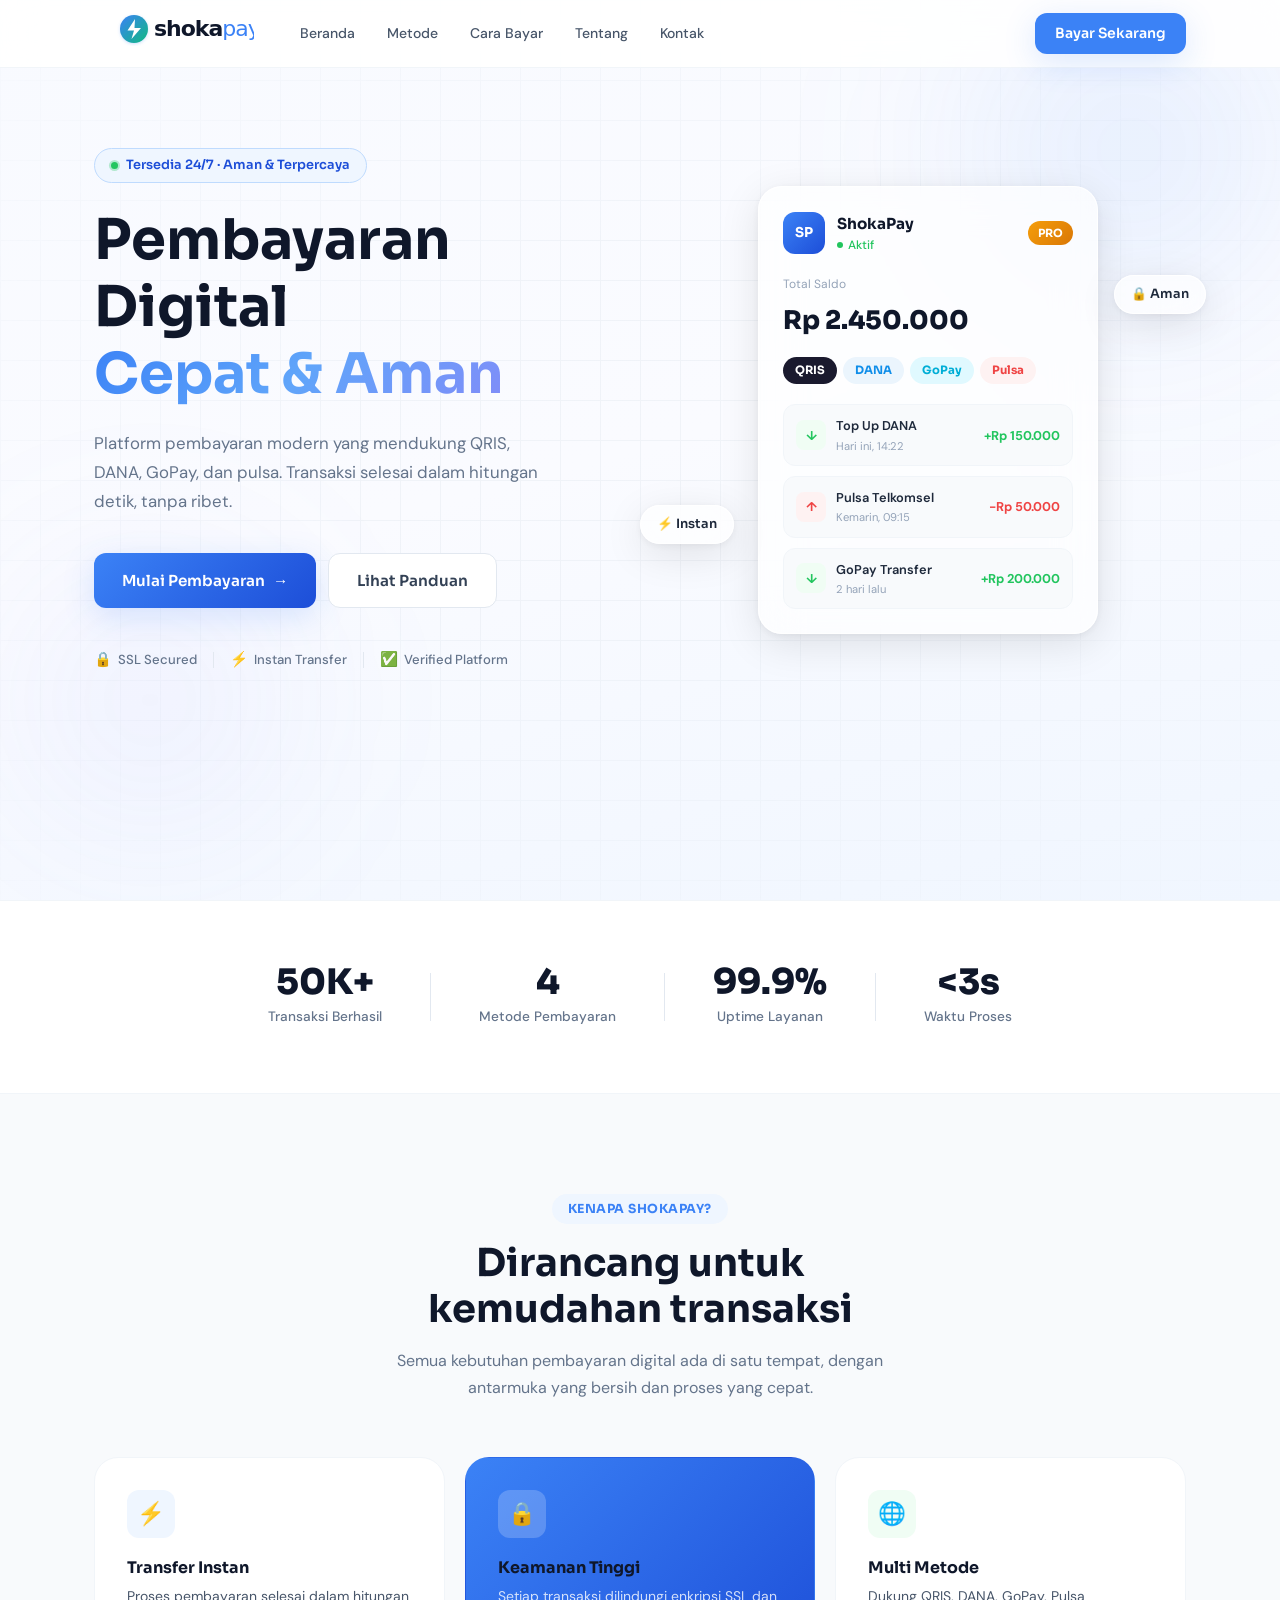
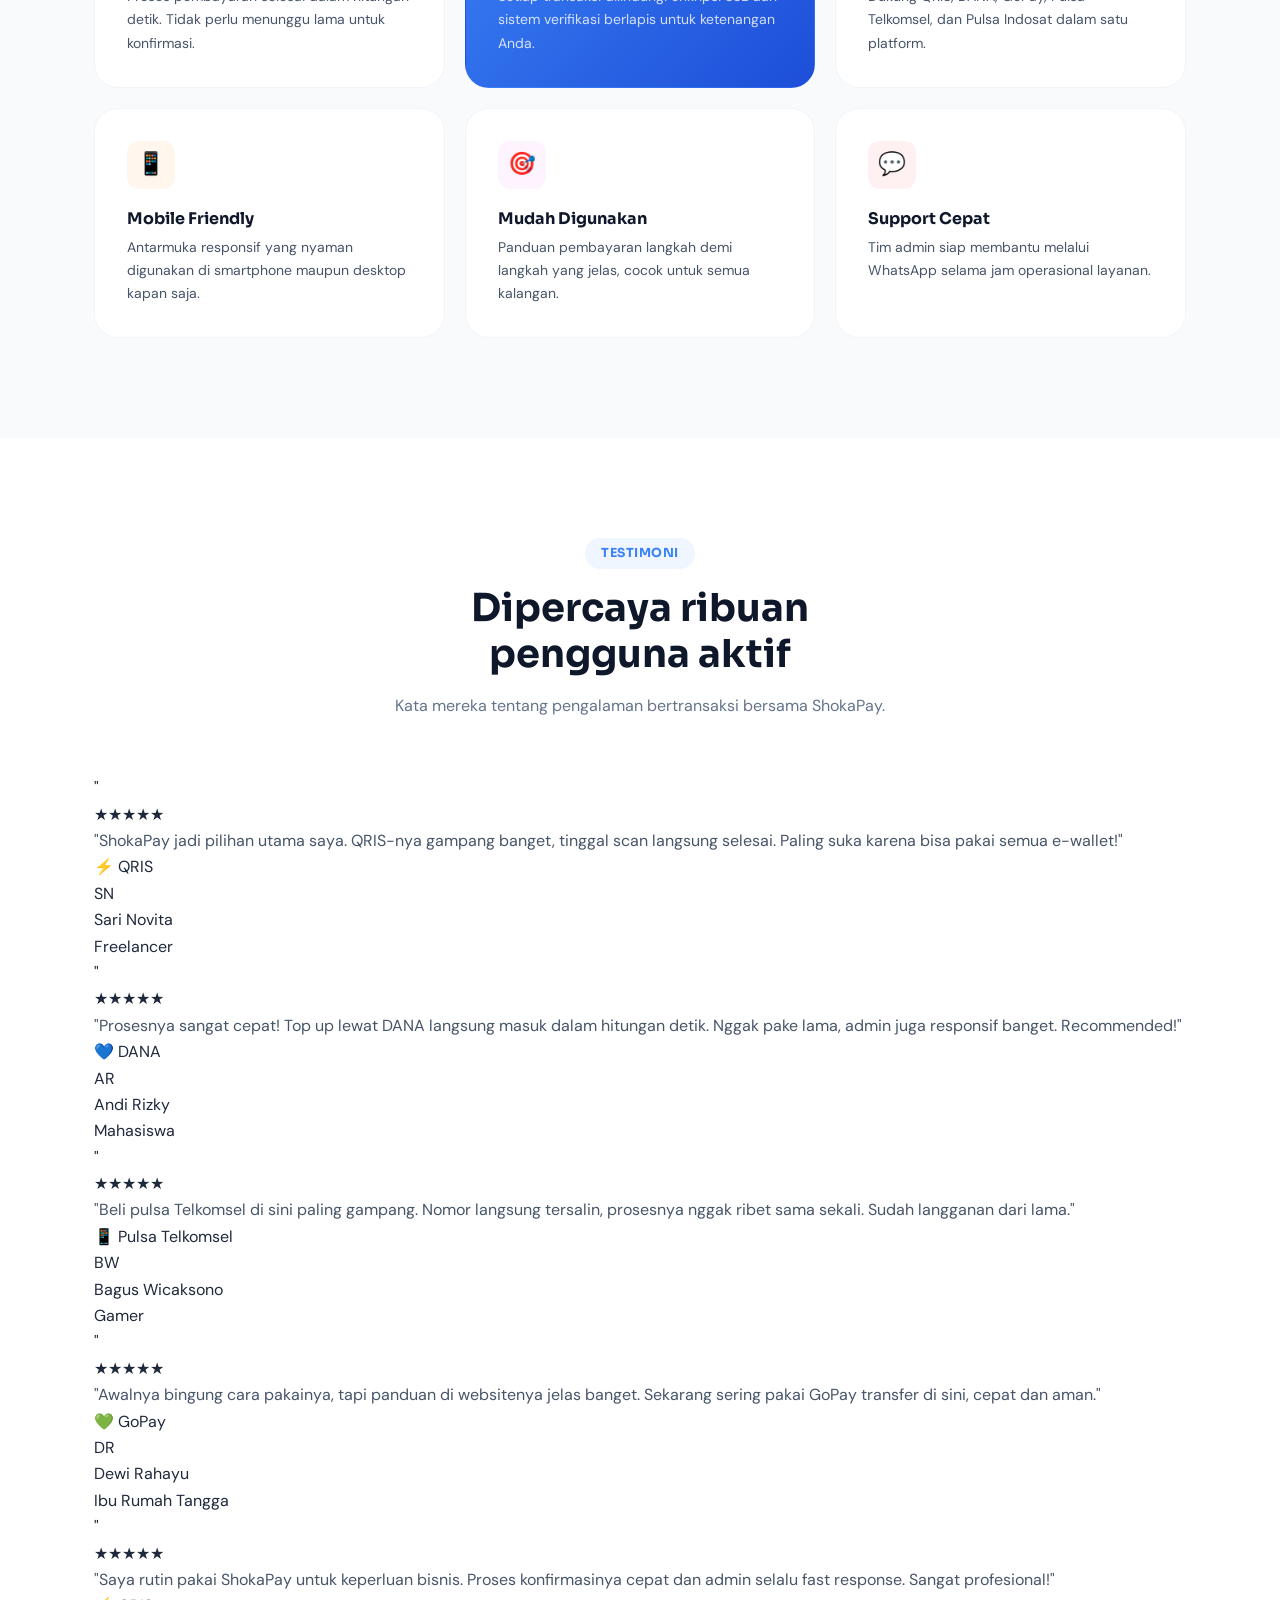
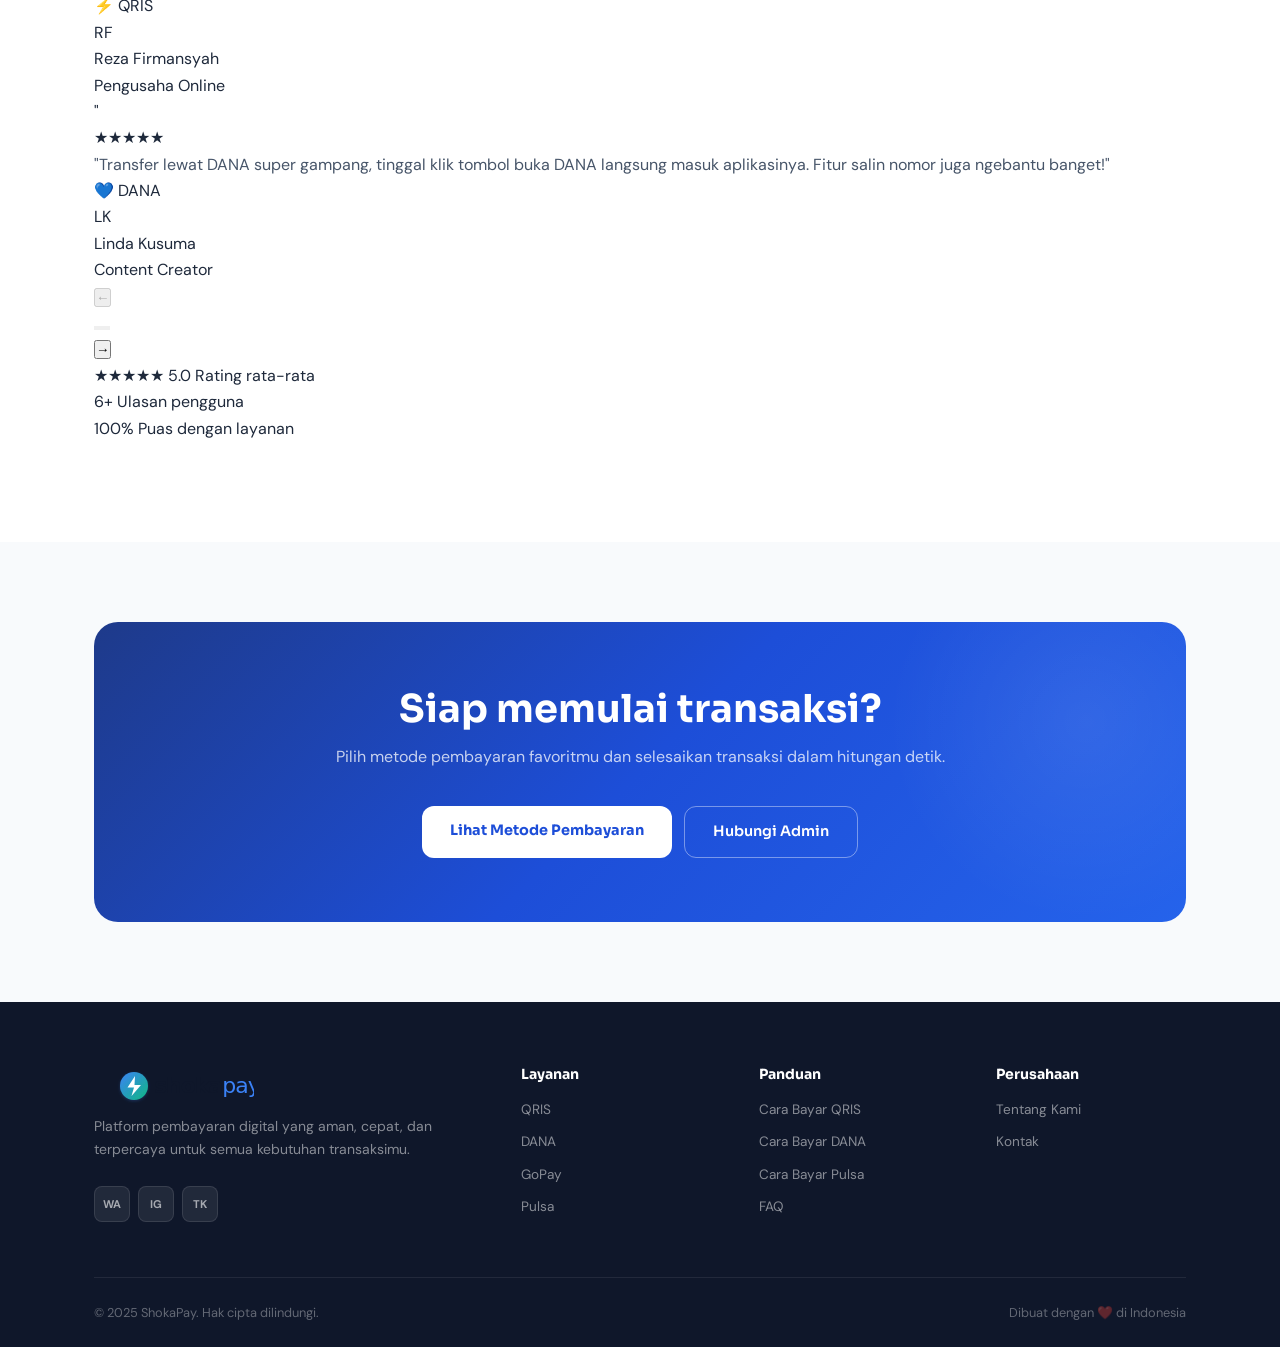
<file: index.html>
<!DOCTYPE html>
<!-- ╔══════════════════════════════════════════════════════════╗
     ║  ShokaPay — Beranda                                      ║
     ║  Halaman utama ShokaPay                                   ║
     ║  © 2025 ShokaPay · shokapay.vercel.app                  ║
     ╚══════════════════════════════════════════════════════════╝ -->
<html lang="id">
<head>
  <meta charset="UTF-8">
  <link rel="icon" type="image/svg+xml" href="favicon.svg">
  <!-- SEO Meta Tags -->
  <meta name="description" content="ShokaPay adalah platform pembayaran digital Indonesia. Bayar via QRIS, DANA, GoPay, Pulsa Telkomsel & Indosat. Proses instan, aman, dan terpercaya.">
  <meta name="keywords" content="pembayaran digital, QRIS, DANA, GoPay, pulsa, transfer uang, ShokaPay, bayar online Indonesia">
  <meta name="author" content="ShokaPay">
  <meta name="robots" content="index, follow">
  <link rel="canonical" href="https://shokapay.vercel.app/">

  <!-- Open Graph (WhatsApp, Facebook, LinkedIn) -->
  <meta property="og:type" content="website">
  <meta property="og:site_name" content="ShokaPay">
  <meta property="og:title" content="ShokaPay — Pembayaran Digital Cepat & Aman">
  <meta property="og:description" content="ShokaPay adalah platform pembayaran digital Indonesia. Bayar via QRIS, DANA, GoPay, Pulsa Telkomsel & Indosat. Proses instan, aman, dan terpercaya.">
  <meta property="og:url" content="https://shokapay.vercel.app/">
  <meta property="og:image" content="https://shokapay.vercel.app/og-image.png">
  <meta property="og:image:width" content="1200">
  <meta property="og:image:height" content="630">
  <meta property="og:locale" content="id_ID">

  <!-- Twitter Card -->
  <meta name="twitter:card" content="summary_large_image">
  <meta name="twitter:title" content="ShokaPay — Pembayaran Digital Cepat & Aman">
  <meta name="twitter:description" content="ShokaPay adalah platform pembayaran digital Indonesia. Bayar via QRIS, DANA, GoPay, Pulsa Telkomsel & Indosat. Proses instan, aman, dan terpercaya.">
  <meta name="twitter:image" content="https://shokapay.vercel.app/og-image.png">

  <!-- Mobile & Theme -->
  <meta name="theme-color" content="#3B82F6">
  <meta name="mobile-web-app-capable" content="yes">
  <meta name="apple-mobile-web-app-capable" content="yes">
  <meta name="apple-mobile-web-app-status-bar-style" content="default">
  <meta name="apple-mobile-web-app-title" content="ShokaPay">
  <meta name="viewport" content="width=device-width, initial-scale=1.0">
  <title>ShokaPay — Pembayaran Digital Cepat & Aman</title>
  <link rel="stylesheet" href="style.css">
  <link rel="preconnect" href="https://fonts.googleapis.com">
  <link href="https://fonts.googleapis.com/css2?family=Sora:wght@300;400;500;600;700;800&family=DM+Sans:ital,opsz,wght@0,9..40,300;0,9..40,400;0,9..40,500;0,9..40,600;1,9..40,400&display=swap" rel="stylesheet">

  <style>
    /* PAGE LOADER */
    #page-loader {
      position: fixed;
      inset: 0;
      z-index: 99999;
      background: #ffffff;
      display: flex;
      flex-direction: column;
      align-items: center;
      justify-content: center;
      gap: 20px;
      transition: opacity 0.4s ease, visibility 0.4s ease;
    }
    #page-loader.hidden {
      opacity: 0;
      visibility: hidden;
      pointer-events: none;
    }
    .loader-logo {
      display: flex;
      align-items: center;
      gap: 10px;
      animation: loaderPulse 1.5s ease-in-out infinite;
    }
    @keyframes loaderPulse {
      0%, 100% { opacity: 1; transform: scale(1); }
      50% { opacity: 0.6; transform: scale(0.97); }
    }
    .loader-bar-wrap {
      width: 160px;
      height: 3px;
      background: #E2E8F0;
      border-radius: 99px;
      overflow: hidden;
    }
    .loader-bar {
      height: 100%;
      width: 0%;
      background: linear-gradient(90deg, #3B82F6, #10B981);
      border-radius: 99px;
      animation: loaderProgress 0.9s ease forwards;
    }
    @keyframes loaderProgress {
      0%   { width: 0%; }
      60%  { width: 75%; }
      100% { width: 100%; }
    }
    .loader-text {
      font-family: system-ui, sans-serif;
      font-size: 0.78rem;
      color: #94A3B8;
      font-weight: 500;
      letter-spacing: 0.04em;
    }
  </style>
</head>
<body>
  <!-- ═══ PAGE LOADER ═══ -->
  <div id="page-loader">
    <div class="loader-logo">
      <svg width="140" height="36" viewBox="0 0 240 80" xmlns="http://www.w3.org/2000/svg">
        <defs>
          <linearGradient id="loader-grad" x1="0%" y1="0%" x2="100%" y2="100%">
            <stop offset="0%" stop-color="#3B82F6"/>
            <stop offset="100%" stop-color="#10B981"/>
          </linearGradient>
        </defs>
        <circle cx="40" cy="40" r="28" fill="url(#loader-grad)"/>
        <path d="M42 20 L27 43 H40 L35 60 L54 38 H41 Z" fill="#ffffff"/>
        <text x="80" y="53" font-family="system-ui,-apple-system,sans-serif" font-size="44" letter-spacing="-2">
          <tspan font-weight="800" fill="#0f172a">shoka</tspan><tspan font-weight="400" fill="#3b82f6">pay</tspan>
        </text>
      </svg>
    </div>
    <div class="loader-bar-wrap"><div class="loader-bar"></div></div>
    <div class="loader-text">Memuat halaman...</div>
  </div>



  <!-- NAVBAR -->
  <nav class="navbar" id="navbar">
    <div class="nav-container">
      <a href="/" class="nav-logo-svg">
        <svg width="160" height="40" viewBox="0 0 240 80" xmlns="http://www.w3.org/2000/svg">
          <defs>
            <linearGradient id="shoka-nav-grad" x1="0%" y1="0%" x2="100%" y2="100%">
              <stop offset="0%" stop-color="#3B82F6" />
              <stop offset="100%" stop-color="#10B981" />
            </linearGradient>
            <filter id="nav-shadow" x="-10%" y="-10%" width="120%" height="120%">
              <feDropShadow dx="0" dy="2" stdDeviation="3" flood-color="#3B82F6" flood-opacity="0.25"/>
            </filter>
          </defs>
          <circle cx="40" cy="40" r="28" fill="url(#shoka-nav-grad)" filter="url(#nav-shadow)" />
          <path d="M42 20 L27 43 H40 L35 60 L54 38 H41 Z" fill="#ffffff" />
          <text x="80" y="53" font-family="system-ui,-apple-system,BlinkMacSystemFont,sans-serif" font-size="44" letter-spacing="-2">
            <tspan font-weight="800" fill="#0f172a">shoka</tspan><tspan font-weight="400" fill="#3b82f6">pay</tspan>
          </text>
        </svg>
      </a>
      <div class="nav-links" id="navLinks">
        <a href="/" class="nav-link active">Beranda</a>
        <a href="/metode" class="nav-link">Metode</a>
        <a href="/cara" class="nav-link">Cara Bayar</a>
        <a href="/tentang" class="nav-link">Tentang</a>
        <a href="/kontak" class="nav-link">Kontak</a>
      </div>
      <a href="/metode" class="nav-cta">Bayar Sekarang</a>
      <button class="hamburger" id="hamburger" aria-label="Menu">
        <span></span><span></span><span></span>
      </button>
    </div>
  </nav>

  <!-- HERO SECTION -->
  <section class="hero">
    <div class="hero-bg-grid"></div>
    <div class="hero-orb hero-orb-1"></div>
    <div class="hero-orb hero-orb-2"></div>
    <div class="container">
      <div class="hero-content">
        <div class="hero-badge">
          <span class="badge-dot"></span>
          Tersedia 24/7 · Aman & Terpercaya
        </div>
        <h1 class="hero-title">
          Pembayaran Digital<br>
          <span class="gradient-text">Cepat & Aman</span>
        </h1>
        <p class="hero-sub">Platform pembayaran modern yang mendukung QRIS, DANA, GoPay, dan pulsa. Transaksi selesai dalam hitungan detik, tanpa ribet.</p>
        <div class="hero-actions">
          <a href="/metode" class="btn-primary">Mulai Pembayaran <span class="btn-arrow">→</span></a>
          <a href="/cara" class="btn-ghost">Lihat Panduan</a>
        </div>
        <div class="hero-trust">
          <div class="trust-item">
            <span class="trust-icon">🔒</span> SSL Secured
          </div>
          <div class="trust-divider"></div>
          <div class="trust-item">
            <span class="trust-icon">⚡</span> Instan Transfer
          </div>
          <div class="trust-divider"></div>
          <div class="trust-item">
            <span class="trust-icon">✅</span> Verified Platform
          </div>
        </div>
      </div>

      <!-- MOCKUP CARD -->
      <div class="hero-visual">
        <div class="mockup-card glass-card">
          <div class="mockup-header">
            <div class="mockup-avatar">SP</div>
            <div>
              <div class="mockup-name">ShokaPay</div>
              <div class="mockup-status"><span class="status-dot"></span> Aktif</div>
            </div>
            <div class="mockup-badge-tag">PRO</div>
          </div>
          <div class="mockup-balance-label">Total Saldo</div>
          <div class="mockup-balance">Rp 2.450.000</div>
          <div class="mockup-methods">
            <div class="method-chip qris-chip">QRIS</div>
            <div class="method-chip dana-chip">DANA</div>
            <div class="method-chip gopay-chip">GoPay</div>
            <div class="method-chip pulsa-chip">Pulsa</div>
          </div>
          <div class="mockup-transactions">
            <div class="txn-item">
              <div class="txn-icon txn-in">↓</div>
              <div class="txn-info">
                <div class="txn-name">Top Up DANA</div>
                <div class="txn-time">Hari ini, 14:22</div>
              </div>
              <div class="txn-amount txn-amount-in">+Rp 150.000</div>
            </div>
            <div class="txn-item">
              <div class="txn-icon txn-out">↑</div>
              <div class="txn-info">
                <div class="txn-name">Pulsa Telkomsel</div>
                <div class="txn-time">Kemarin, 09:15</div>
              </div>
              <div class="txn-amount txn-amount-out">-Rp 50.000</div>
            </div>
            <div class="txn-item">
              <div class="txn-icon txn-in">↓</div>
              <div class="txn-info">
                <div class="txn-name">GoPay Transfer</div>
                <div class="txn-time">2 hari lalu</div>
              </div>
              <div class="txn-amount txn-amount-in">+Rp 200.000</div>
            </div>
          </div>
        </div>
        <div class="floating-badge fb1 glass-card">⚡ Instan</div>
        <div class="floating-badge fb2 glass-card">🔒 Aman</div>
      </div>
    </div>
  </section>

  <!-- STATS -->
  <section class="stats-section">
    <div class="container">
      <div class="stats-grid">
        <div class="stat-item">
          <div class="stat-number">50K+</div>
          <div class="stat-label">Transaksi Berhasil</div>
        </div>
        <div class="stat-divider"></div>
        <div class="stat-item">
          <div class="stat-number">4</div>
          <div class="stat-label">Metode Pembayaran</div>
        </div>
        <div class="stat-divider"></div>
        <div class="stat-item">
          <div class="stat-number">99.9%</div>
          <div class="stat-label">Uptime Layanan</div>
        </div>
        <div class="stat-divider"></div>
        <div class="stat-item">
          <div class="stat-number">&lt;3s</div>
          <div class="stat-label">Waktu Proses</div>
        </div>
      </div>
    </div>
  </section>

  <!-- FEATURES -->
  <section class="features-section">
    <div class="container">
      <div class="section-header">
        <div class="section-tag">Kenapa ShokaPay?</div>
        <h2 class="section-title">Dirancang untuk<br>kemudahan transaksi</h2>
        <p class="section-sub">Semua kebutuhan pembayaran digital ada di satu tempat, dengan antarmuka yang bersih dan proses yang cepat.</p>
      </div>
      <div class="features-grid">
        <div class="feature-card">
          <div class="feature-icon" style="background:#EFF6FF;">⚡</div>
          <h3>Transfer Instan</h3>
          <p>Proses pembayaran selesai dalam hitungan detik. Tidak perlu menunggu lama untuk konfirmasi.</p>
        </div>
        <div class="feature-card feature-card-accent">
          <div class="feature-icon" style="background:rgba(255,255,255,0.2);">🔒</div>
          <h3>Keamanan Tinggi</h3>
          <p>Setiap transaksi dilindungi enkripsi SSL dan sistem verifikasi berlapis untuk ketenangan Anda.</p>
        </div>
        <div class="feature-card">
          <div class="feature-icon" style="background:#F0FDF4;">🌐</div>
          <h3>Multi Metode</h3>
          <p>Dukung QRIS, DANA, GoPay, Pulsa Telkomsel, dan Pulsa Indosat dalam satu platform.</p>
        </div>
        <div class="feature-card">
          <div class="feature-icon" style="background:#FFF7ED;">📱</div>
          <h3>Mobile Friendly</h3>
          <p>Antarmuka responsif yang nyaman digunakan di smartphone maupun desktop kapan saja.</p>
        </div>
        <div class="feature-card">
          <div class="feature-icon" style="background:#FDF4FF;">🎯</div>
          <h3>Mudah Digunakan</h3>
          <p>Panduan pembayaran langkah demi langkah yang jelas, cocok untuk semua kalangan.</p>
        </div>
        <div class="feature-card">
          <div class="feature-icon" style="background:#FFF1F2;">💬</div>
          <h3>Support Cepat</h3>
          <p>Tim admin siap membantu melalui WhatsApp selama jam operasional layanan.</p>
        </div>
      </div>
    </div>
  </section>

  <!-- ═══ TESTIMONIALS — Edit data di TESTIMONIALS_DATA di app.js ═══ -->
  <section class="testimonials-section" id="testimoni">
    <div class="container">
      <div class="section-header">
        <div class="section-tag">Testimoni</div>
        <h2 class="section-title">Dipercaya ribuan<br>pengguna aktif</h2>
        <p class="section-sub">Kata mereka tentang pengalaman bertransaksi bersama ShokaPay.</p>
      </div>

      <!-- Testimonial Carousel -->
      <div class="testi-carousel-wrap">
        <div class="testi-track" id="testiTrack">
          <!-- Kartu testimoni di-render otomatis dari TESTIMONIALS_DATA di app.js -->
        </div>
        <div class="testi-nav">
          <button class="testi-btn" id="testiBtnPrev" aria-label="Sebelumnya">&#8592;</button>
          <div class="testi-dots" id="testiDots"></div>
          <button class="testi-btn" id="testiBtnNext" aria-label="Berikutnya">&#8594;</button>
        </div>
      </div>

      <!-- Summary bar -->
      <div class="testi-summary">
        <div class="testi-summary-item">
          <span class="testi-summary-stars">★★★★★</span>
          <span class="testi-summary-score">5.0</span>
          <span class="testi-summary-label">Rating rata-rata</span>
        </div>
        <div class="testi-summary-divider"></div>
        <div class="testi-summary-item">
          <span class="testi-summary-num" id="testiCount">0</span>
          <span class="testi-summary-label">Ulasan pengguna</span>
        </div>
        <div class="testi-summary-divider"></div>
        <div class="testi-summary-item">
          <span class="testi-summary-num">100%</span>
          <span class="testi-summary-label">Puas dengan layanan</span>
        </div>
      </div>
    </div>
  </section>

  <!-- CTA BANNER -->
  <section class="cta-section">
    <div class="container">
      <div class="cta-card">
        <div class="cta-orb"></div>
        <div class="cta-content">
          <h2>Siap memulai transaksi?</h2>
          <p>Pilih metode pembayaran favoritmu dan selesaikan transaksi dalam hitungan detik.</p>
          <div class="cta-actions">
            <a href="/metode" class="btn-white">Lihat Metode Pembayaran</a>
            <a href="/kontak" class="btn-outline-white">Hubungi Admin</a>
          </div>
        </div>
      </div>
    </div>
  </section>

  <!-- FOOTER -->
  <footer class="footer">
    <div class="container">
      <div class="footer-grid">
        <div class="footer-brand">
          <a href="/" class="nav-logo-svg">
        <svg width="160" height="40" viewBox="0 0 240 80" xmlns="http://www.w3.org/2000/svg">
          <defs>
            <linearGradient id="shoka-nav-grad" x1="0%" y1="0%" x2="100%" y2="100%">
              <stop offset="0%" stop-color="#3B82F6" />
              <stop offset="100%" stop-color="#10B981" />
            </linearGradient>
            <filter id="nav-shadow" x="-10%" y="-10%" width="120%" height="120%">
              <feDropShadow dx="0" dy="2" stdDeviation="3" flood-color="#3B82F6" flood-opacity="0.25"/>
            </filter>
          </defs>
          <circle cx="40" cy="40" r="28" fill="url(#shoka-nav-grad)" filter="url(#nav-shadow)" />
          <path d="M42 20 L27 43 H40 L35 60 L54 38 H41 Z" fill="#ffffff" />
          <text x="80" y="53" font-family="system-ui,-apple-system,BlinkMacSystemFont,sans-serif" font-size="44" letter-spacing="-2">
            <tspan font-weight="800" fill="#0f172a">shoka</tspan><tspan font-weight="400" fill="#3b82f6">pay</tspan>
          </text>
        </svg>
      </a>
          <p>Platform pembayaran digital yang aman, cepat, dan terpercaya untuk semua kebutuhan transaksimu.</p>
          <div class="social-links">
            <a href="#" class="social-link">WA</a>
            <a href="#" class="social-link">IG</a>
            <a href="#" class="social-link">TK</a>
          </div>
        </div>
        <div class="footer-col">
          <h4>Layanan</h4>
          <a href="/metode">QRIS</a>
          <a href="/metode">DANA</a>
          <a href="/metode">GoPay</a>
          <a href="/metode">Pulsa</a>
        </div>
        <div class="footer-col">
          <h4>Panduan</h4>
          <a href="/cara">Cara Bayar QRIS</a>
          <a href="/cara">Cara Bayar DANA</a>
          <a href="/cara">Cara Bayar Pulsa</a>
          <a href="/cara">FAQ</a>
        </div>
        <div class="footer-col">
          <h4>Perusahaan</h4>
          <a href="/tentang">Tentang Kami</a>
          <a href="/kontak">Kontak</a>
        </div>
      </div>
      <div class="footer-bottom">
        <span>© 2025 ShokaPay. Hak cipta dilindungi.</span>
        <span>Dibuat dengan ❤️ di Indonesia</span>
      </div>
    </div>
  </footer>

  <script src="app.js"></script>

  <script>
    // Hide loader when page is ready
    window.addEventListener('load', () => {
      const loader = document.getElementById('page-loader');
      if (loader) {
        setTimeout(() => loader.classList.add('hidden'), 300);
      }
    });
    // Fallback: force hide after 2.5s
    setTimeout(() => {
      const loader = document.getElementById('page-loader');
      if (loader) loader.classList.add('hidden');
    }, 2500);
  </script>
</body>
</html>
</file>
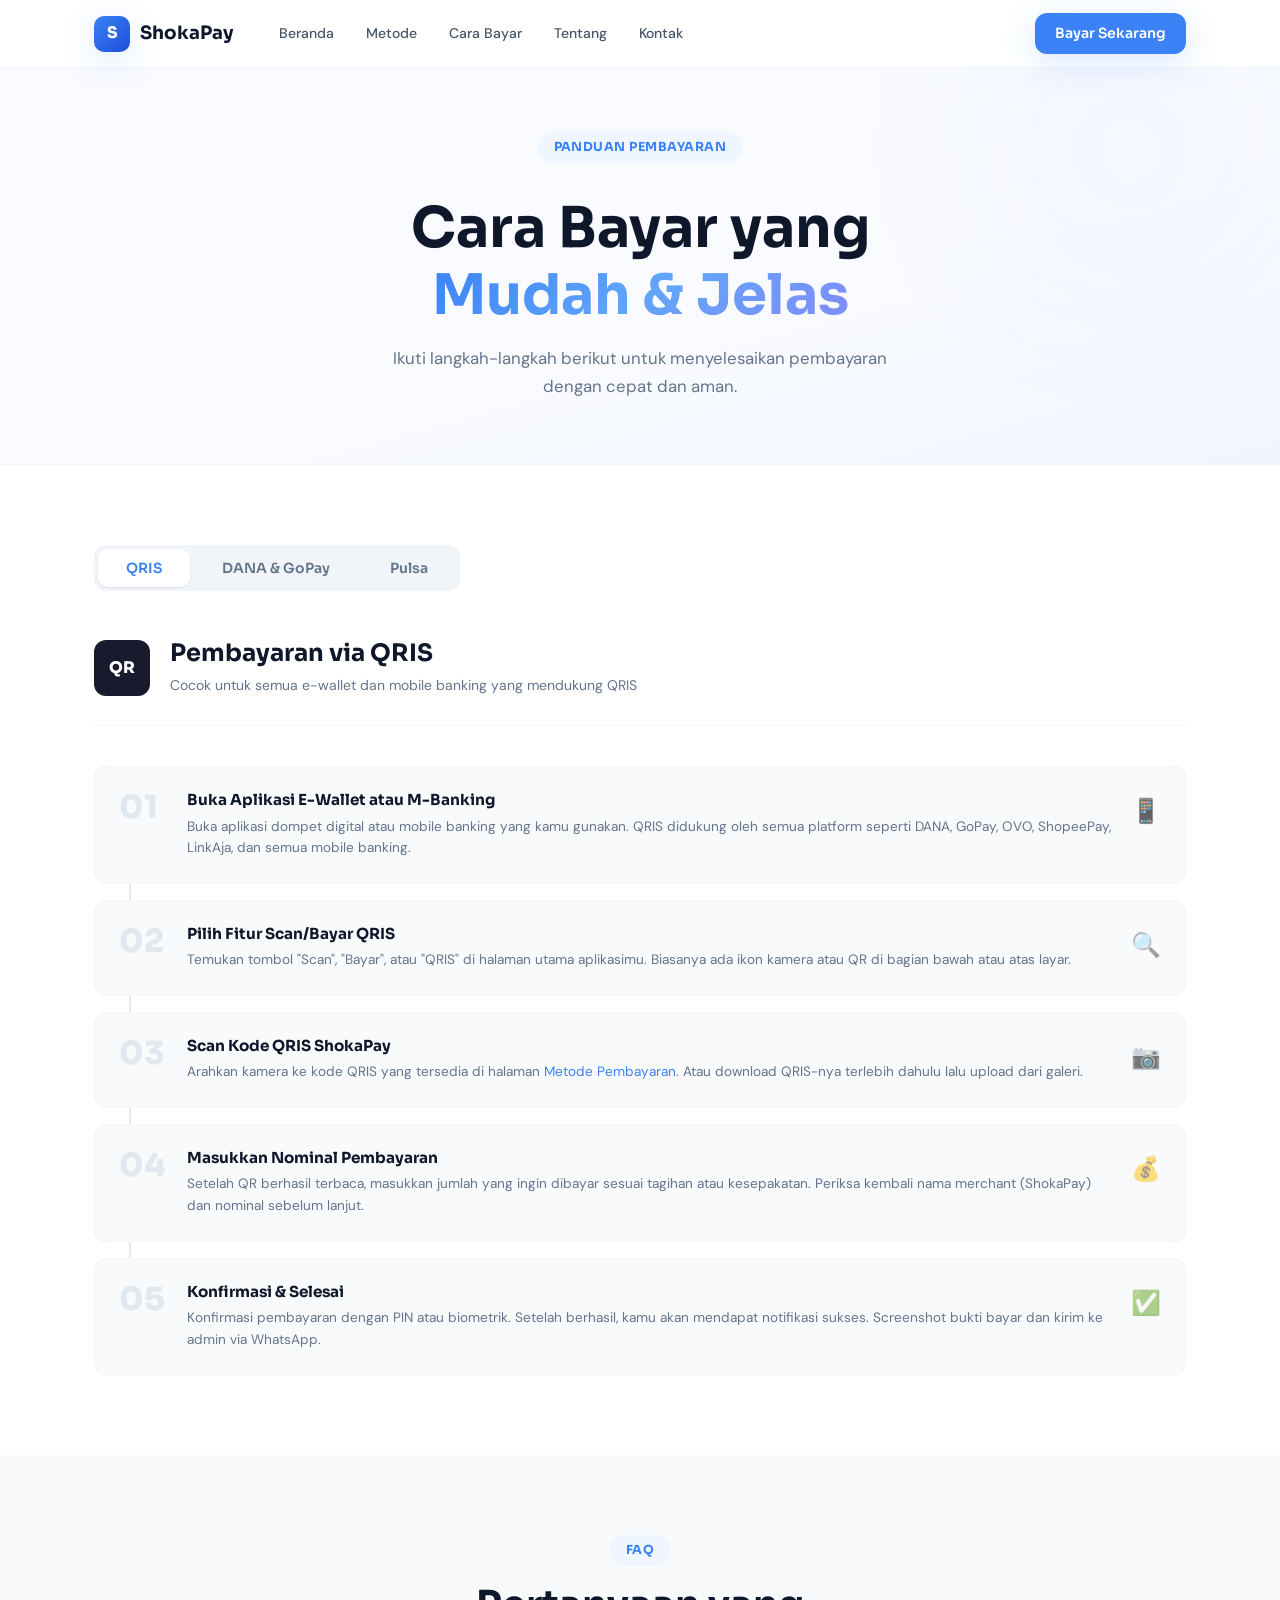
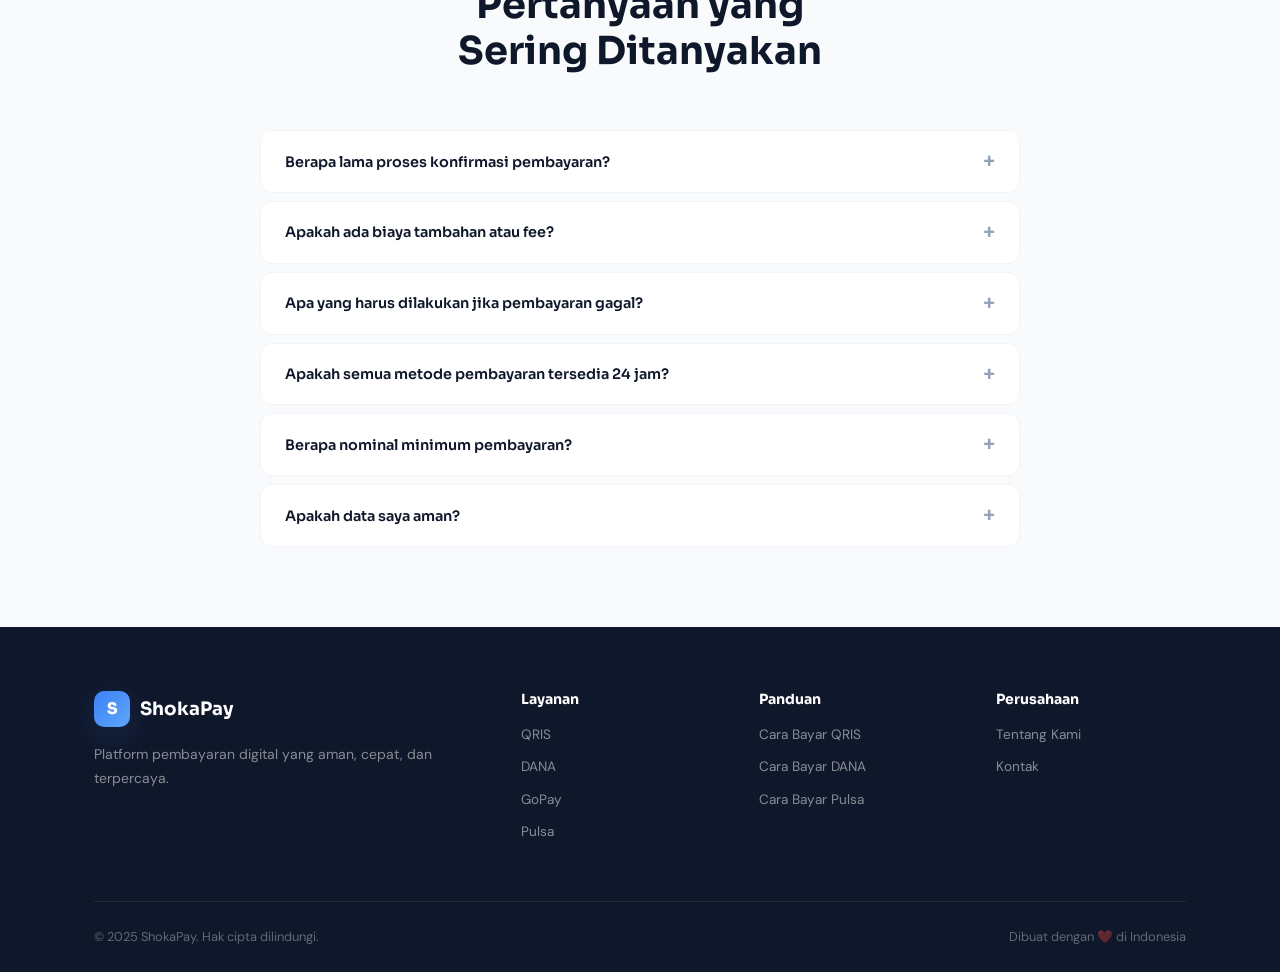
<file: cara.html>
<!DOCTYPE html>
<html lang="id">
<head>
  <meta charset="UTF-8">
  <meta name="viewport" content="width=device-width, initial-scale=1.0">
  <title>Cara Pembayaran — ShokaPay</title>
  <link rel="stylesheet" href="style.css">
  <link rel="preconnect" href="https://fonts.googleapis.com">
  <link href="https://fonts.googleapis.com/css2?family=Sora:wght@300;400;500;600;700;800&family=DM+Sans:ital,opsz,wght@0,9..40,300;0,9..40,400;0,9..40,500;0,9..40,600;1,9..40,400&display=swap" rel="stylesheet">
</head>
<body>

  <nav class="navbar" id="navbar">
    <div class="nav-container">
      <a href="index.html" class="nav-logo">
        <div class="logo-mark">S</div>
        <span>ShokaPay</span>
      </a>
      <div class="nav-links" id="navLinks">
        <a href="index.html" class="nav-link">Beranda</a>
        <a href="metode.html" class="nav-link">Metode</a>
        <a href="cara.html" class="nav-link active">Cara Bayar</a>
        <a href="tentang.html" class="nav-link">Tentang</a>
        <a href="kontak.html" class="nav-link">Kontak</a>
      </div>
      <a href="metode.html" class="nav-cta">Bayar Sekarang</a>
      <button class="hamburger" id="hamburger" aria-label="Menu">
        <span></span><span></span><span></span>
      </button>
    </div>
  </nav>

  <section class="page-hero">
    <div class="hero-orb hero-orb-1" style="opacity:0.4;"></div>
    <div class="container">
      <div class="page-hero-content">
        <div class="section-tag">Panduan Pembayaran</div>
        <h1 class="page-title">Cara Bayar yang<br><span class="gradient-text">Mudah & Jelas</span></h1>
        <p class="page-sub">Ikuti langkah-langkah berikut untuk menyelesaikan pembayaran dengan cepat dan aman.</p>
      </div>
    </div>
  </section>

  <!-- GUIDE TABS -->
  <section class="guide-section">
    <div class="container">
      <div class="guide-tabs">
        <button class="guide-tab active" data-tab="qris">QRIS</button>
        <button class="guide-tab" data-tab="dana-gopay">DANA & GoPay</button>
        <button class="guide-tab" data-tab="pulsa">Pulsa</button>
      </div>

      <!-- QRIS STEPS -->
      <div class="guide-content active" id="tab-qris">
        <div class="guide-header">
          <div class="guide-icon qris-icon-large">QR</div>
          <div>
            <h2>Pembayaran via QRIS</h2>
            <p>Cocok untuk semua e-wallet dan mobile banking yang mendukung QRIS</p>
          </div>
        </div>
        <div class="steps-container">
          <div class="step-card">
            <div class="step-number">01</div>
            <div class="step-content">
              <h3>Buka Aplikasi E-Wallet atau M-Banking</h3>
              <p>Buka aplikasi dompet digital atau mobile banking yang kamu gunakan. QRIS didukung oleh semua platform seperti DANA, GoPay, OVO, ShopeePay, LinkAja, dan semua mobile banking.</p>
            </div>
            <div class="step-icon">📱</div>
          </div>
          <div class="step-connector"></div>
          <div class="step-card">
            <div class="step-number">02</div>
            <div class="step-content">
              <h3>Pilih Fitur Scan/Bayar QRIS</h3>
              <p>Temukan tombol "Scan", "Bayar", atau "QRIS" di halaman utama aplikasimu. Biasanya ada ikon kamera atau QR di bagian bawah atau atas layar.</p>
            </div>
            <div class="step-icon">🔍</div>
          </div>
          <div class="step-connector"></div>
          <div class="step-card">
            <div class="step-number">03</div>
            <div class="step-content">
              <h3>Scan Kode QRIS ShokaPay</h3>
              <p>Arahkan kamera ke kode QRIS yang tersedia di halaman <a href="metode.html" style="color:var(--blue);">Metode Pembayaran</a>. Atau download QRIS-nya terlebih dahulu lalu upload dari galeri.</p>
            </div>
            <div class="step-icon">📷</div>
          </div>
          <div class="step-connector"></div>
          <div class="step-card">
            <div class="step-number">04</div>
            <div class="step-content">
              <h3>Masukkan Nominal Pembayaran</h3>
              <p>Setelah QR berhasil terbaca, masukkan jumlah yang ingin dibayar sesuai tagihan atau kesepakatan. Periksa kembali nama merchant (ShokaPay) dan nominal sebelum lanjut.</p>
            </div>
            <div class="step-icon">💰</div>
          </div>
          <div class="step-connector"></div>
          <div class="step-card">
            <div class="step-number">05</div>
            <div class="step-content">
              <h3>Konfirmasi & Selesai</h3>
              <p>Konfirmasi pembayaran dengan PIN atau biometrik. Setelah berhasil, kamu akan mendapat notifikasi sukses. Screenshot bukti bayar dan kirim ke admin via WhatsApp.</p>
            </div>
            <div class="step-icon">✅</div>
          </div>
        </div>
      </div>

      <!-- DANA & GOPAY STEPS -->
      <div class="guide-content" id="tab-dana-gopay">
        <div class="guide-header">
          <div class="guide-icon dana-icon-large">💙</div>
          <div>
            <h2>Pembayaran via DANA & GoPay</h2>
            <p>Transfer langsung ke nomor DANA atau GoPay ShokaPay</p>
          </div>
        </div>

        <div class="guide-split">
          <div class="guide-split-col">
            <h3 class="split-title dana-title">Via DANA</h3>
            <div class="steps-container compact">
              <div class="step-card compact-step">
                <div class="step-number small">01</div>
                <div class="step-content">
                  <h3>Buka Aplikasi DANA</h3>
                  <p>Buka aplikasi DANA di smartphone kamu dan pastikan sudah login ke akun yang valid.</p>
                </div>
              </div>
              <div class="step-connector short"></div>
              <div class="step-card compact-step">
                <div class="step-number small">02</div>
                <div class="step-content">
                  <h3>Pilih "Kirim Uang"</h3>
                  <p>Tap tombol "Kirim" atau "Kirim Uang" dari halaman utama DANA.</p>
                </div>
              </div>
              <div class="step-connector short"></div>
              <div class="step-card compact-step">
                <div class="step-number small">03</div>
                <div class="step-content">
                  <h3>Masukkan Nomor DANA</h3>
                  <p>Ketik atau paste nomor tujuan: <strong>085213859916</strong></p>
                </div>
              </div>
              <div class="step-connector short"></div>
              <div class="step-card compact-step">
                <div class="step-number small">04</div>
                <div class="step-content">
                  <h3>Masukkan Nominal & Kirim</h3>
                  <p>Isi jumlah, tambah catatan jika perlu, lalu konfirmasi dengan PIN DANA.</p>
                </div>
              </div>
            </div>
          </div>

          <div class="guide-split-divider"></div>

          <div class="guide-split-col">
            <h3 class="split-title gopay-title">Via GoPay</h3>
            <div class="steps-container compact">
              <div class="step-card compact-step">
                <div class="step-number small">01</div>
                <div class="step-content">
                  <h3>Buka Aplikasi Gojek</h3>
                  <p>Buka aplikasi Gojek dan masuk ke menu GoPay di bagian bawah layar.</p>
                </div>
              </div>
              <div class="step-connector short"></div>
              <div class="step-card compact-step">
                <div class="step-number small">02</div>
                <div class="step-content">
                  <h3>Pilih "Kirim"</h3>
                  <p>Di halaman GoPay, tap "Kirim" untuk memulai transfer ke nomor lain.</p>
                </div>
              </div>
              <div class="step-connector short"></div>
              <div class="step-card compact-step">
                <div class="step-number small">03</div>
                <div class="step-content">
                  <h3>Masukkan Nomor GoPay</h3>
                  <p>Ketik nomor tujuan: <strong>085213859916</strong> — pastikan nama muncul sebagai ShokaPay.</p>
                </div>
              </div>
              <div class="step-connector short"></div>
              <div class="step-card compact-step">
                <div class="step-number small">04</div>
                <div class="step-content">
                  <h3>Konfirmasi & Kirim</h3>
                  <p>Masukkan nominal, verifikasi dengan PIN GoPay, dan transfer selesai.</p>
                </div>
              </div>
            </div>
          </div>
        </div>
      </div>

      <!-- PULSA STEPS -->
      <div class="guide-content" id="tab-pulsa">
        <div class="guide-header">
          <div class="guide-icon pulsa-icon-large">📡</div>
          <div>
            <h2>Pembayaran via Pulsa</h2>
            <p>Transfer pulsa dari nomor Telkomsel atau Indosat kamu</p>
          </div>
        </div>

        <div class="guide-split">
          <div class="guide-split-col">
            <h3 class="split-title tsel-title">Pulsa Telkomsel</h3>
            <div class="number-highlight red-highlight">085213859916</div>
            <div class="steps-container compact">
              <div class="step-card compact-step">
                <div class="step-number small">01</div>
                <div class="step-content">
                  <h3>Pastikan Pulsa Cukup</h3>
                  <p>Cek saldo pulsamu, pastikan minimal sama dengan nominal yang ingin dikirim + fee.</p>
                </div>
              </div>
              <div class="step-connector short"></div>
              <div class="step-card compact-step">
                <div class="step-number small">02</div>
                <div class="step-content">
                  <h3>Gunakan MyTelkomsel atau *858#</h3>
                  <p>Buka aplikasi MyTelkomsel atau dial <strong>*858#</strong> dari nomor Telkomselmu.</p>
                </div>
              </div>
              <div class="step-connector short"></div>
              <div class="step-card compact-step">
                <div class="step-number small">03</div>
                <div class="step-content">
                  <h3>Pilih "Transfer Pulsa"</h3>
                  <p>Pilih menu Transfer Pulsa dan masukkan nomor tujuan <strong>085213859916</strong>.</p>
                </div>
              </div>
              <div class="step-connector short"></div>
              <div class="step-card compact-step">
                <div class="step-number small">04</div>
                <div class="step-content">
                  <h3>Masukkan Nominal & Konfirmasi</h3>
                  <p>Isi nominal pulsa yang ingin dikirim, konfirmasi dan selesaikan proses transfer.</p>
                </div>
              </div>
            </div>
          </div>

          <div class="guide-split-divider"></div>

          <div class="guide-split-col">
            <h3 class="split-title isat-title">Pulsa Indosat</h3>
            <div class="number-highlight orange-highlight">6285761987935</div>
            <div class="steps-container compact">
              <div class="step-card compact-step">
                <div class="step-number small">01</div>
                <div class="step-content">
                  <h3>Pastikan Pulsa Cukup</h3>
                  <p>Cek saldo pulsamu, pastikan mencukupi nominal yang akan ditransfer.</p>
                </div>
              </div>
              <div class="step-connector short"></div>
              <div class="step-card compact-step">
                <div class="step-number small">02</div>
                <div class="step-content">
                  <h3>Gunakan myIM3 atau *123#</h3>
                  <p>Buka aplikasi myIM3 atau dial <strong>*123#</strong> dari nomor Indosatmu.</p>
                </div>
              </div>
              <div class="step-connector short"></div>
              <div class="step-card compact-step">
                <div class="step-number small">03</div>
                <div class="step-content">
                  <h3>Pilih "Transfer Pulsa"</h3>
                  <p>Navigasi ke menu Transfer Pulsa dan masukkan nomor <strong>6285761987935</strong>.</p>
                </div>
              </div>
              <div class="step-connector short"></div>
              <div class="step-card compact-step">
                <div class="step-number small">04</div>
                <div class="step-content">
                  <h3>Masukkan Nominal & Konfirmasi</h3>
                  <p>Masukkan jumlah pulsa, ikuti instruksi dan selesaikan transfer.</p>
                </div>
              </div>
            </div>
          </div>
        </div>
      </div>
    </div>
  </section>

  <!-- FAQ -->
  <section class="faq-section">
    <div class="container">
      <div class="section-header">
        <div class="section-tag">FAQ</div>
        <h2 class="section-title">Pertanyaan yang<br>Sering Ditanyakan</h2>
      </div>
      <div class="faq-list">
        <div class="faq-item">
          <button class="faq-question">
            Berapa lama proses konfirmasi pembayaran?
            <span class="faq-icon">+</span>
          </button>
          <div class="faq-answer">
            <p>Konfirmasi pembayaran diproses dalam waktu kurang dari 5 menit setelah kamu mengirimkan bukti transfer ke admin via WhatsApp. Pastikan mengirimkan screenshot yang jelas.</p>
          </div>
        </div>
        <div class="faq-item">
          <button class="faq-question">
            Apakah ada biaya tambahan atau fee?
            <span class="faq-icon">+</span>
          </button>
          <div class="faq-answer">
            <p>Tidak ada biaya tambahan dari pihak ShokaPay. Namun, beberapa metode seperti transfer pulsa mungkin dikenakan biaya kecil dari operator selulermu. Silakan cek ketentuan operatormu.</p>
          </div>
        </div>
        <div class="faq-item">
          <button class="faq-question">
            Apa yang harus dilakukan jika pembayaran gagal?
            <span class="faq-icon">+</span>
          </button>
          <div class="faq-answer">
            <p>Jika pembayaran gagal, hubungi admin kami via WhatsApp dengan menyertakan detail transaksi. Tim kami akan membantu menyelesaikan masalah dalam waktu singkat.</p>
          </div>
        </div>
        <div class="faq-item">
          <button class="faq-question">
            Apakah semua metode pembayaran tersedia 24 jam?
            <span class="faq-icon">+</span>
          </button>
          <div class="faq-answer">
            <p>QRIS, DANA, dan GoPay tersedia 24/7. Untuk konfirmasi dari admin, kami beroperasi dari pukul 08.00 - 23.00 WIB. Di luar jam tersebut, konfirmasi akan diproses saat admin online.</p>
          </div>
        </div>
        <div class="faq-item">
          <button class="faq-question">
            Berapa nominal minimum pembayaran?
            <span class="faq-icon">+</span>
          </button>
          <div class="faq-answer">
            <p>Untuk DANA dan GoPay tidak ada minimum khusus dari kami (ikuti ketentuan platform). Untuk pulsa, minimum transfer biasanya Rp 5.000 tergantung kebijakan operator.</p>
          </div>
        </div>
        <div class="faq-item">
          <button class="faq-question">
            Apakah data saya aman?
            <span class="faq-icon">+</span>
          </button>
          <div class="faq-answer">
            <p>Ya, keamanan data pengguna adalah prioritas utama kami. Kami tidak menyimpan data kartu atau kredensial apapun. Semua transaksi diproses langsung melalui platform resmi masing-masing.</p>
          </div>
        </div>
      </div>
    </div>
  </section>

  <footer class="footer">
    <div class="container">
      <div class="footer-grid">
        <div class="footer-brand">
          <a href="index.html" class="nav-logo">
            <div class="logo-mark">S</div>
            <span>ShokaPay</span>
          </a>
          <p>Platform pembayaran digital yang aman, cepat, dan terpercaya.</p>
        </div>
        <div class="footer-col">
          <h4>Layanan</h4>
          <a href="metode.html">QRIS</a>
          <a href="metode.html">DANA</a>
          <a href="metode.html">GoPay</a>
          <a href="metode.html">Pulsa</a>
        </div>
        <div class="footer-col">
          <h4>Panduan</h4>
          <a href="cara.html">Cara Bayar QRIS</a>
          <a href="cara.html">Cara Bayar DANA</a>
          <a href="cara.html">Cara Bayar Pulsa</a>
        </div>
        <div class="footer-col">
          <h4>Perusahaan</h4>
          <a href="tentang.html">Tentang Kami</a>
          <a href="kontak.html">Kontak</a>
        </div>
      </div>
      <div class="footer-bottom">
        <span>© 2025 ShokaPay. Hak cipta dilindungi.</span>
        <span>Dibuat dengan ❤️ di Indonesia</span>
      </div>
    </div>
  </footer>

  <script src="app.js"></script>
</body>
</html>
</file>
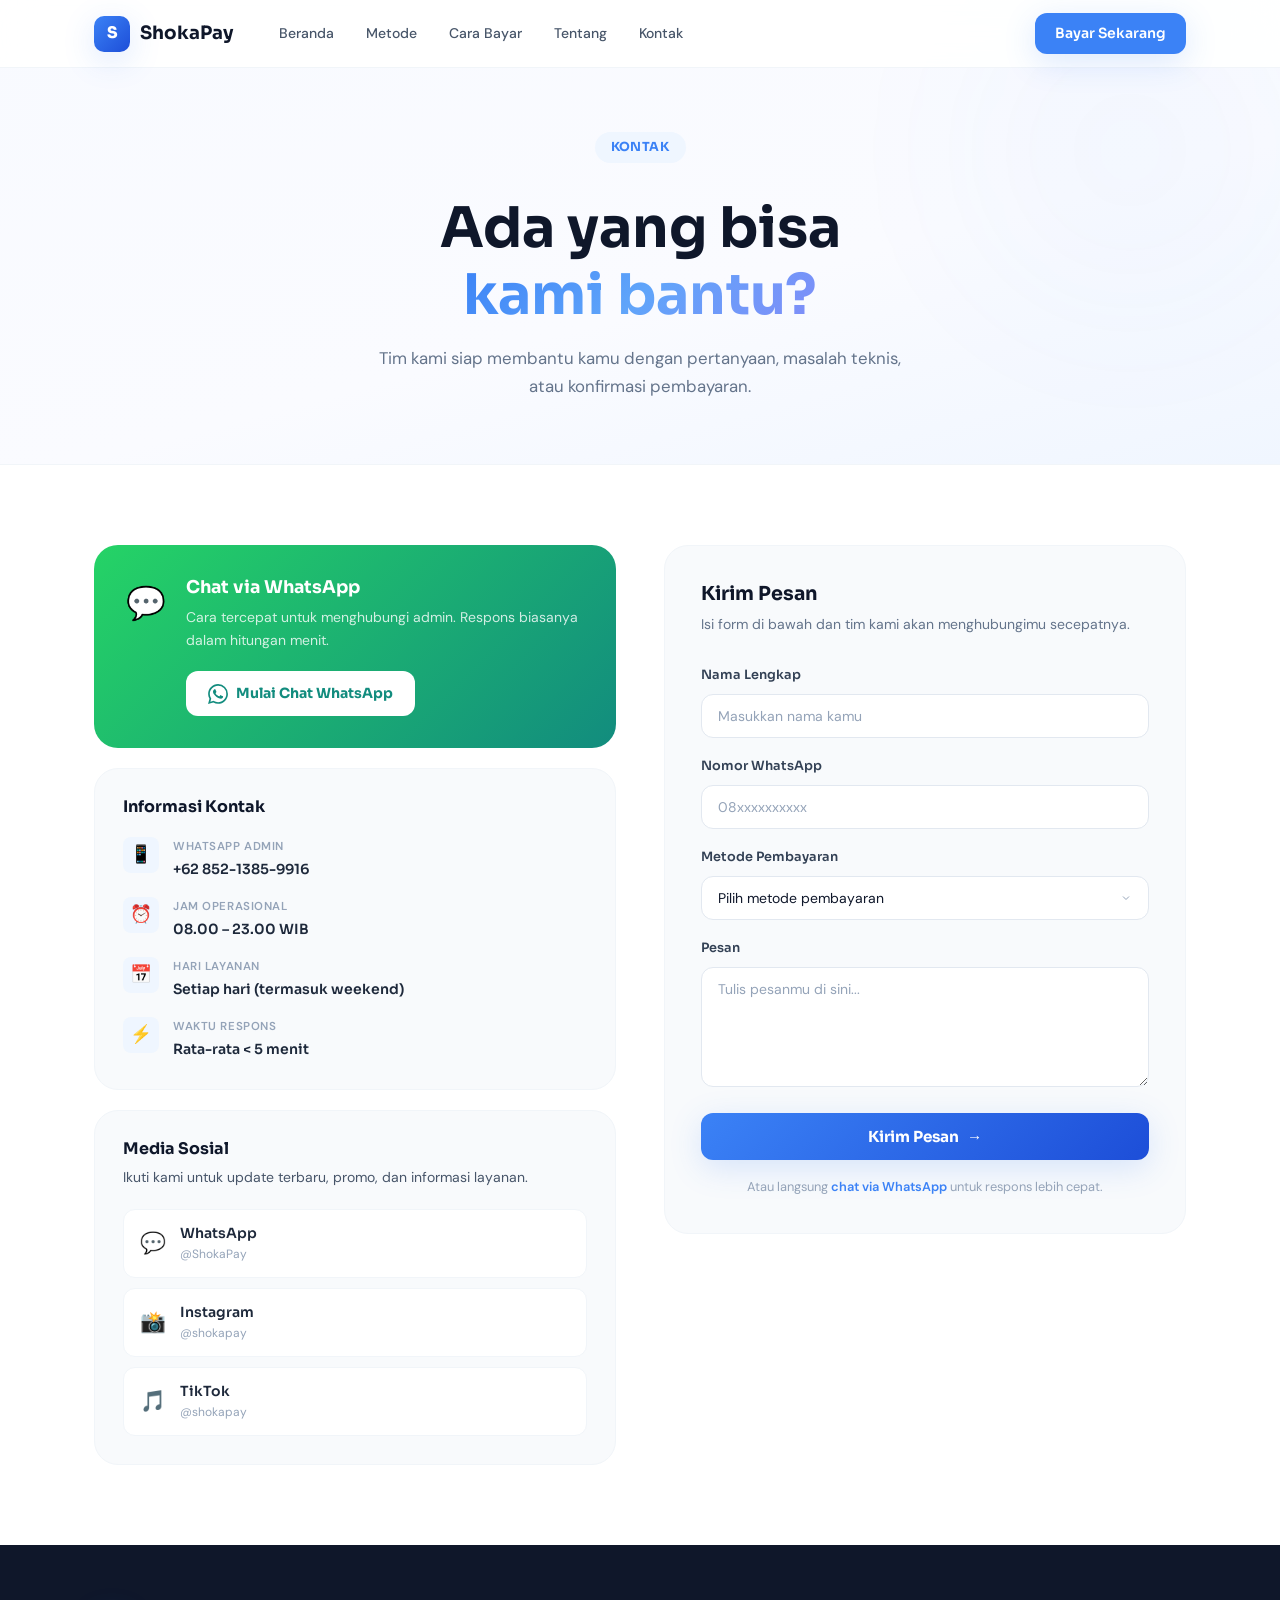
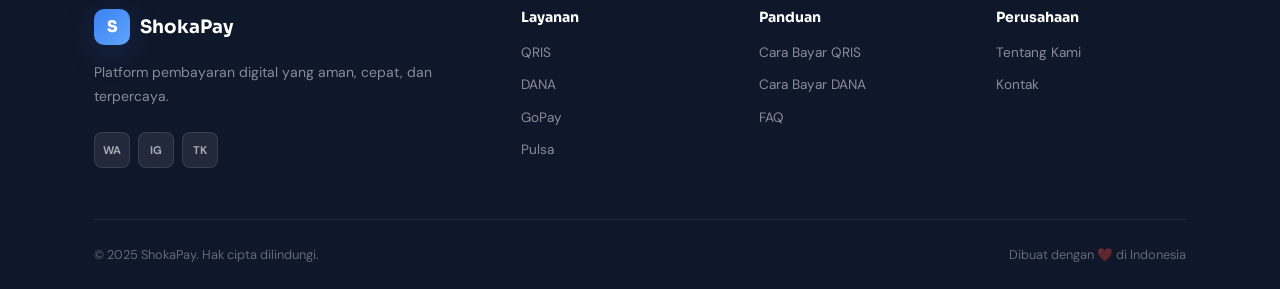
<file: kontak.html>
<!DOCTYPE html>
<html lang="id">
<head>
  <meta charset="UTF-8">
  <meta name="viewport" content="width=device-width, initial-scale=1.0">
  <title>Kontak — ShokaPay</title>
  <link rel="stylesheet" href="style.css">
  <link rel="preconnect" href="https://fonts.googleapis.com">
  <link href="https://fonts.googleapis.com/css2?family=Sora:wght@300;400;500;600;700;800&family=DM+Sans:ital,opsz,wght@0,9..40,300;0,9..40,400;0,9..40,500;0,9..40,600;1,9..40,400&display=swap" rel="stylesheet">
</head>
<body>

  <nav class="navbar" id="navbar">
    <div class="nav-container">
      <a href="index.html" class="nav-logo">
        <div class="logo-mark">S</div>
        <span>ShokaPay</span>
      </a>
      <div class="nav-links" id="navLinks">
        <a href="index.html" class="nav-link">Beranda</a>
        <a href="metode.html" class="nav-link">Metode</a>
        <a href="cara.html" class="nav-link">Cara Bayar</a>
        <a href="tentang.html" class="nav-link">Tentang</a>
        <a href="kontak.html" class="nav-link active">Kontak</a>
      </div>
      <a href="metode.html" class="nav-cta">Bayar Sekarang</a>
      <button class="hamburger" id="hamburger" aria-label="Menu">
        <span></span><span></span><span></span>
      </button>
    </div>
  </nav>

  <section class="page-hero">
    <div class="hero-orb hero-orb-1" style="opacity:0.4;"></div>
    <div class="container">
      <div class="page-hero-content">
        <div class="section-tag">Kontak</div>
        <h1 class="page-title">Ada yang bisa<br><span class="gradient-text">kami bantu?</span></h1>
        <p class="page-sub">Tim kami siap membantu kamu dengan pertanyaan, masalah teknis, atau konfirmasi pembayaran.</p>
      </div>
    </div>
  </section>

  <!-- CONTACT SECTION -->
  <section class="contact-section">
    <div class="container">
      <div class="contact-grid">

        <!-- INFO COLUMN -->
        <div class="contact-info">
          <!-- WhatsApp CTA -->
          <div class="wa-card">
            <div class="wa-icon">💬</div>
            <div class="wa-content">
              <h3>Chat via WhatsApp</h3>
              <p>Cara tercepat untuk menghubungi admin. Respons biasanya dalam hitungan menit.</p>
              <a href="https://wa.me/6285213859916?text=Halo%20ShokaPay%2C%20saya%20ingin%20bertanya%20tentang%20pembayaran." 
                 class="btn-wa" target="_blank" rel="noopener">
                <svg width="20" height="20" viewBox="0 0 24 24" fill="currentColor">
                  <path d="M17.472 14.382c-.297-.149-1.758-.867-2.03-.967-.273-.099-.471-.148-.67.15-.197.297-.767.966-.94 1.164-.173.199-.347.223-.644.075-.297-.15-1.255-.463-2.39-1.475-.883-.788-1.48-1.761-1.653-2.059-.173-.297-.018-.458.13-.606.134-.133.298-.347.446-.52.149-.174.198-.298.298-.497.099-.198.05-.371-.025-.52-.075-.149-.669-1.612-.916-2.207-.242-.579-.487-.5-.669-.51-.173-.008-.371-.01-.57-.01-.198 0-.52.074-.792.372-.272.297-1.04 1.016-1.04 2.479 0 1.462 1.065 2.875 1.213 3.074.149.198 2.096 3.2 5.077 4.487.709.306 1.262.489 1.694.625.712.227 1.36.195 1.871.118.571-.085 1.758-.719 2.006-1.413.248-.694.248-1.289.173-1.413-.074-.124-.272-.198-.57-.347m-5.421 7.403h-.004a9.87 9.87 0 01-5.031-1.378l-.361-.214-3.741.982.998-3.648-.235-.374a9.86 9.86 0 01-1.51-5.26c.001-5.45 4.436-9.884 9.888-9.884 2.64 0 5.122 1.03 6.988 2.898a9.825 9.825 0 012.893 6.994c-.003 5.45-4.437 9.884-9.885 9.884m8.413-18.297A11.815 11.815 0 0012.05 0C5.495 0 .16 5.335.157 11.892c0 2.096.547 4.142 1.588 5.945L.057 24l6.305-1.654a11.882 11.882 0 005.683 1.448h.005c6.554 0 11.89-5.335 11.893-11.893a11.821 11.821 0 00-3.48-8.413z"/>
                </svg>
                Mulai Chat WhatsApp
              </a>
            </div>
          </div>

          <!-- Contact Details -->
          <div class="contact-details-card">
            <h3>Informasi Kontak</h3>
            <div class="contact-detail-item">
              <div class="detail-icon">📱</div>
              <div>
                <div class="detail-label">WhatsApp Admin</div>
                <div class="detail-value">+62 852-1385-9916</div>
              </div>
            </div>
            <div class="contact-detail-item">
              <div class="detail-icon">⏰</div>
              <div>
                <div class="detail-label">Jam Operasional</div>
                <div class="detail-value">08.00 – 23.00 WIB</div>
              </div>
            </div>
            <div class="contact-detail-item">
              <div class="detail-icon">📅</div>
              <div>
                <div class="detail-label">Hari Layanan</div>
                <div class="detail-value">Setiap hari (termasuk weekend)</div>
              </div>
            </div>
            <div class="contact-detail-item">
              <div class="detail-icon">⚡</div>
              <div>
                <div class="detail-label">Waktu Respons</div>
                <div class="detail-value">Rata-rata &lt; 5 menit</div>
              </div>
            </div>
          </div>

          <!-- Social Media -->
          <div class="social-card">
            <h3>Media Sosial</h3>
            <p>Ikuti kami untuk update terbaru, promo, dan informasi layanan.</p>
            <div class="social-grid">
              <a href="https://wa.me/6285213859916" class="social-item wa-social" target="_blank" rel="noopener">
                <div class="social-item-icon">💬</div>
                <div>
                  <div class="social-item-name">WhatsApp</div>
                  <div class="social-item-handle">@ShokaPay</div>
                </div>
              </a>
              <a href="#" class="social-item ig-social">
                <div class="social-item-icon">📸</div>
                <div>
                  <div class="social-item-name">Instagram</div>
                  <div class="social-item-handle">@shokapay</div>
                </div>
              </a>
              <a href="#" class="social-item tk-social">
                <div class="social-item-icon">🎵</div>
                <div>
                  <div class="social-item-name">TikTok</div>
                  <div class="social-item-handle">@shokapay</div>
                </div>
              </a>
            </div>
          </div>
        </div>

        <!-- FORM COLUMN -->
        <div class="contact-form-wrap">
          <div class="contact-form-card">
            <h3>Kirim Pesan</h3>
            <p class="form-sub">Isi form di bawah dan tim kami akan menghubungimu secepatnya.</p>
            <div class="form-group">
              <label class="form-label">Nama Lengkap</label>
              <input type="text" class="form-input" placeholder="Masukkan nama kamu" id="form-name">
            </div>
            <div class="form-group">
              <label class="form-label">Nomor WhatsApp</label>
              <input type="tel" class="form-input" placeholder="08xxxxxxxxxx" id="form-phone">
            </div>
            <div class="form-group">
              <label class="form-label">Metode Pembayaran</label>
              <select class="form-input form-select" id="form-method">
                <option value="">Pilih metode pembayaran</option>
                <option value="qris">QRIS</option>
                <option value="dana">DANA</option>
                <option value="gopay">GoPay</option>
                <option value="telkomsel">Pulsa Telkomsel</option>
                <option value="indosat">Pulsa Indosat</option>
                <option value="other">Lainnya</option>
              </select>
            </div>
            <div class="form-group">
              <label class="form-label">Pesan</label>
              <textarea class="form-input form-textarea" placeholder="Tulis pesanmu di sini..." id="form-message" rows="5"></textarea>
            </div>
            <button class="btn-form-submit" onclick="submitForm()">
              Kirim Pesan <span>→</span>
            </button>
            <div class="form-note">
              Atau langsung <a href="https://wa.me/6285213859916" target="_blank">chat via WhatsApp</a> untuk respons lebih cepat.
            </div>
          </div>
        </div>
      </div>
    </div>
  </section>

  <!-- TOAST -->
  <div class="toast" id="toast">✅ Pesan berhasil dikirim!</div>

  <footer class="footer">
    <div class="container">
      <div class="footer-grid">
        <div class="footer-brand">
          <a href="index.html" class="nav-logo">
            <div class="logo-mark">S</div>
            <span>ShokaPay</span>
          </a>
          <p>Platform pembayaran digital yang aman, cepat, dan terpercaya.</p>
          <div class="social-links">
            <a href="https://wa.me/6285213859916" class="social-link">WA</a>
            <a href="#" class="social-link">IG</a>
            <a href="#" class="social-link">TK</a>
          </div>
        </div>
        <div class="footer-col">
          <h4>Layanan</h4>
          <a href="metode.html">QRIS</a>
          <a href="metode.html">DANA</a>
          <a href="metode.html">GoPay</a>
          <a href="metode.html">Pulsa</a>
        </div>
        <div class="footer-col">
          <h4>Panduan</h4>
          <a href="cara.html">Cara Bayar QRIS</a>
          <a href="cara.html">Cara Bayar DANA</a>
          <a href="cara.html">FAQ</a>
        </div>
        <div class="footer-col">
          <h4>Perusahaan</h4>
          <a href="tentang.html">Tentang Kami</a>
          <a href="kontak.html">Kontak</a>
        </div>
      </div>
      <div class="footer-bottom">
        <span>© 2025 ShokaPay. Hak cipta dilindungi.</span>
        <span>Dibuat dengan ❤️ di Indonesia</span>
      </div>
    </div>
  </footer>

  <script src="app.js"></script>
</body>
</html>
</file>
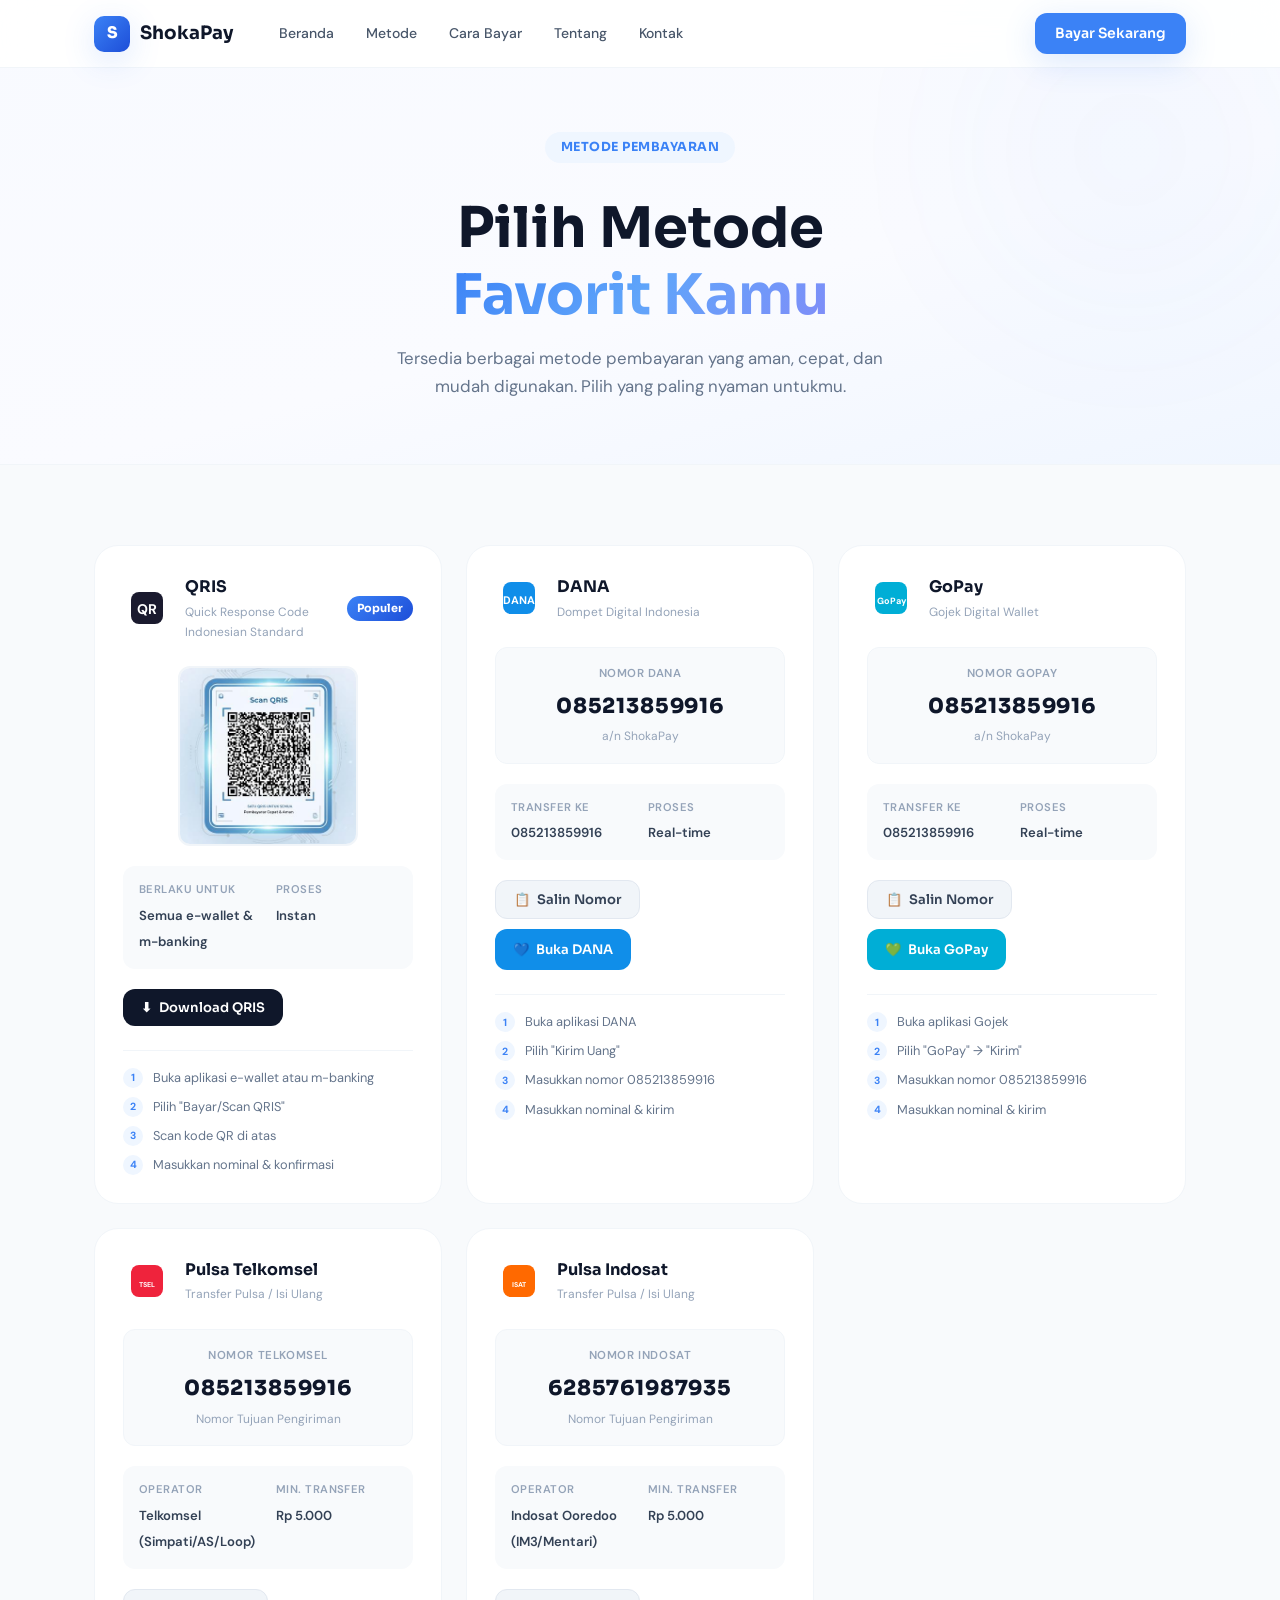
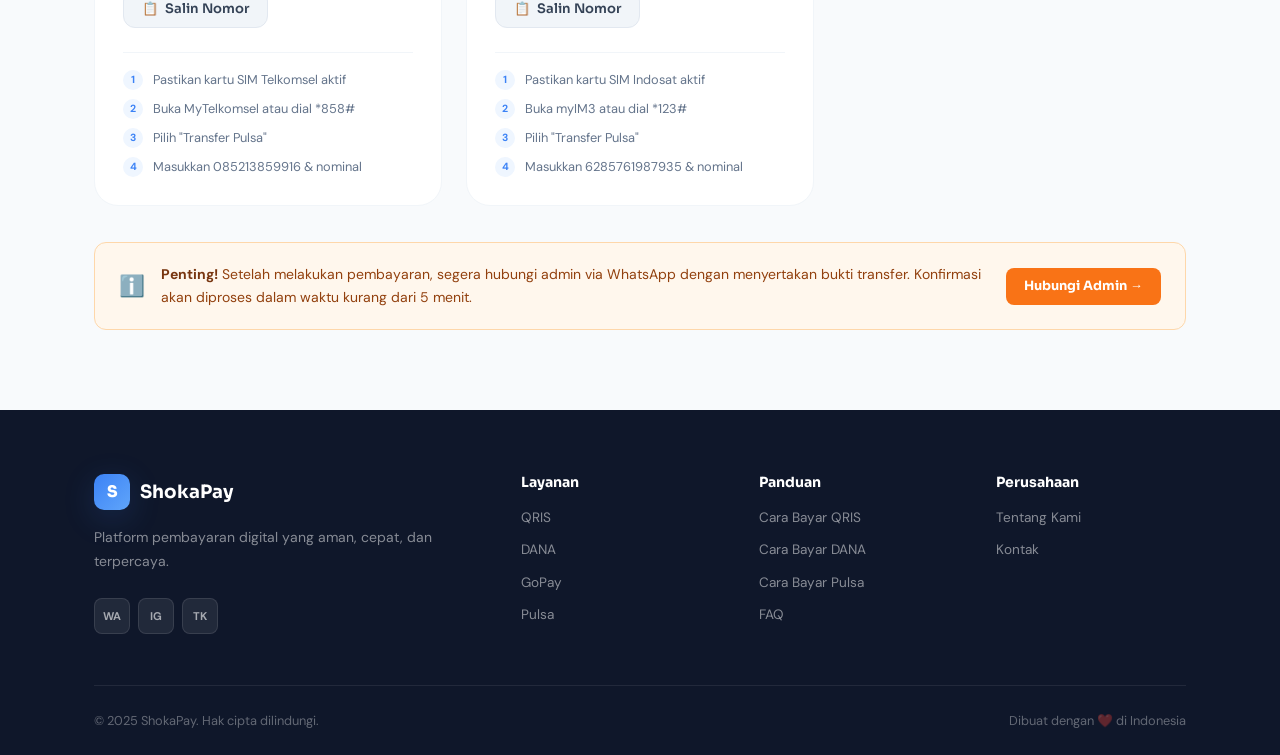
<file: metode.html>
<!DOCTYPE html>
<html lang="id">
<head>
  <meta charset="UTF-8">
  <meta name="viewport" content="width=device-width, initial-scale=1.0">
  <title>Metode Pembayaran — ShokaPay</title>
  <link rel="stylesheet" href="style.css">
  <link rel="preconnect" href="https://fonts.googleapis.com">
  <link href="https://fonts.googleapis.com/css2?family=Sora:wght@300;400;500;600;700;800&family=DM+Sans:ital,opsz,wght@0,9..40,300;0,9..40,400;0,9..40,500;0,9..40,600;1,9..40,400&display=swap" rel="stylesheet">
</head>
<body>

  <nav class="navbar" id="navbar">
    <div class="nav-container">
      <a href="index.html" class="nav-logo">
        <div class="logo-mark">S</div>
        <span>ShokaPay</span>
      </a>
      <div class="nav-links" id="navLinks">
        <a href="index.html" class="nav-link">Beranda</a>
        <a href="metode.html" class="nav-link active">Metode</a>
        <a href="cara.html" class="nav-link">Cara Bayar</a>
        <a href="tentang.html" class="nav-link">Tentang</a>
        <a href="kontak.html" class="nav-link">Kontak</a>
      </div>
      <a href="metode.html" class="nav-cta">Bayar Sekarang</a>
      <button class="hamburger" id="hamburger" aria-label="Menu">
        <span></span><span></span><span></span>
      </button>
    </div>
  </nav>

  <!-- PAGE HERO -->
  <section class="page-hero">
    <div class="hero-orb hero-orb-1" style="opacity:0.4;"></div>
    <div class="container">
      <div class="page-hero-content">
        <div class="section-tag">Metode Pembayaran</div>
        <h1 class="page-title">Pilih Metode<br><span class="gradient-text">Favorit Kamu</span></h1>
        <p class="page-sub">Tersedia berbagai metode pembayaran yang aman, cepat, dan mudah digunakan. Pilih yang paling nyaman untukmu.</p>
      </div>
    </div>
  </section>

  <!-- PAYMENT METHODS -->
  <section class="methods-section">
    <div class="container">
      <div class="methods-grid">

        <!-- QRIS -->
        <div class="payment-card payment-qris" data-method="qris">
          <div class="payment-card-header">
            <div class="payment-icon-wrap qris-icon">
              <svg width="32" height="32" viewBox="0 0 32 32" fill="none">
                <rect width="32" height="32" rx="8" fill="#1A1A2E"/>
                <text x="16" y="22" text-anchor="middle" font-size="14" font-weight="700" fill="white">QR</text>
              </svg>
            </div>
            <div>
              <div class="payment-name">QRIS</div>
              <div class="payment-type">Quick Response Code Indonesian Standard</div>
            </div>
            <div class="payment-badge-tag">Populer</div>
          </div>
          <div class="qris-preview">
            <div class="qris-img-wrap">
              <img src="qris.png" alt="QRIS ShokaPay" class="qris-img">
              <div class="qris-overlay">
                <span>Scan untuk bayar</span>
              </div>
            </div>
          </div>
          <div class="payment-info-row">
            <div class="payment-info-item">
              <span class="info-label">Berlaku untuk</span>
              <span class="info-val">Semua e-wallet & m-banking</span>
            </div>
            <div class="payment-info-item">
              <span class="info-label">Proses</span>
              <span class="info-val">Instan</span>
            </div>
          </div>
          <div class="payment-actions">
            <button class="btn-action btn-download" onclick="downloadQRIS()">
              <span>⬇</span> Download QRIS
            </button>
          </div>
          <div class="payment-steps-mini">
            <div class="step-mini"><span class="step-num">1</span> Buka aplikasi e-wallet atau m-banking</div>
            <div class="step-mini"><span class="step-num">2</span> Pilih "Bayar/Scan QRIS"</div>
            <div class="step-mini"><span class="step-num">3</span> Scan kode QR di atas</div>
            <div class="step-mini"><span class="step-num">4</span> Masukkan nominal & konfirmasi</div>
          </div>
        </div>

        <!-- DANA -->
        <div class="payment-card payment-dana" data-method="dana">
          <div class="payment-card-header">
            <div class="payment-icon-wrap dana-icon">
              <svg width="32" height="32" viewBox="0 0 32 32" fill="none">
                <rect width="32" height="32" rx="8" fill="#108EE9"/>
                <text x="16" y="22" text-anchor="middle" font-size="11" font-weight="700" fill="white">DANA</text>
              </svg>
            </div>
            <div>
              <div class="payment-name">DANA</div>
              <div class="payment-type">Dompet Digital Indonesia</div>
            </div>
          </div>
          <div class="payment-number-section">
            <div class="number-label">Nomor DANA</div>
            <div class="number-display" id="dana-number">085213859916</div>
            <div class="number-name">a/n ShokaPay</div>
          </div>
          <div class="payment-info-row">
            <div class="payment-info-item">
              <span class="info-label">Transfer ke</span>
              <span class="info-val">085213859916</span>
            </div>
            <div class="payment-info-item">
              <span class="info-label">Proses</span>
              <span class="info-val">Real-time</span>
            </div>
          </div>
          <div class="payment-actions">
            <button class="btn-action btn-copy" onclick="copyNumber('dana-number', this)">
              <span>📋</span> Salin Nomor
            </button>
            <a href="dana://transfer?amount=&to=085213859916" class="btn-action btn-open-app dana-btn">
              <span>💙</span> Buka DANA
            </a>
          </div>
          <div class="payment-steps-mini">
            <div class="step-mini"><span class="step-num">1</span> Buka aplikasi DANA</div>
            <div class="step-mini"><span class="step-num">2</span> Pilih "Kirim Uang"</div>
            <div class="step-mini"><span class="step-num">3</span> Masukkan nomor 085213859916</div>
            <div class="step-mini"><span class="step-num">4</span> Masukkan nominal & kirim</div>
          </div>
        </div>

        <!-- GOPAY -->
        <div class="payment-card payment-gopay" data-method="gopay">
          <div class="payment-card-header">
            <div class="payment-icon-wrap gopay-icon">
              <svg width="32" height="32" viewBox="0 0 32 32" fill="none">
                <rect width="32" height="32" rx="8" fill="#00AED6"/>
                <text x="16" y="22" text-anchor="middle" font-size="9" font-weight="700" fill="white">GoPay</text>
              </svg>
            </div>
            <div>
              <div class="payment-name">GoPay</div>
              <div class="payment-type">Gojek Digital Wallet</div>
            </div>
          </div>
          <div class="payment-number-section">
            <div class="number-label">Nomor GoPay</div>
            <div class="number-display" id="gopay-number">085213859916</div>
            <div class="number-name">a/n ShokaPay</div>
          </div>
          <div class="payment-info-row">
            <div class="payment-info-item">
              <span class="info-label">Transfer ke</span>
              <span class="info-val">085213859916</span>
            </div>
            <div class="payment-info-item">
              <span class="info-label">Proses</span>
              <span class="info-val">Real-time</span>
            </div>
          </div>
          <div class="payment-actions">
            <button class="btn-action btn-copy" onclick="copyNumber('gopay-number', this)">
              <span>📋</span> Salin Nomor
            </button>
            <a href="gojek://gopay/send?phone=085213859916" class="btn-action btn-open-app gopay-btn">
              <span>💚</span> Buka GoPay
            </a>
          </div>
          <div class="payment-steps-mini">
            <div class="step-mini"><span class="step-num">1</span> Buka aplikasi Gojek</div>
            <div class="step-mini"><span class="step-num">2</span> Pilih "GoPay" → "Kirim"</div>
            <div class="step-mini"><span class="step-num">3</span> Masukkan nomor 085213859916</div>
            <div class="step-mini"><span class="step-num">4</span> Masukkan nominal & kirim</div>
          </div>
        </div>

        <!-- PULSA TELKOMSEL -->
        <div class="payment-card payment-telkomsel" data-method="telkomsel">
          <div class="payment-card-header">
            <div class="payment-icon-wrap telkomsel-icon">
              <svg width="32" height="32" viewBox="0 0 32 32" fill="none">
                <rect width="32" height="32" rx="8" fill="#EF233C"/>
                <text x="16" y="22" text-anchor="middle" font-size="7" font-weight="700" fill="white">TSEL</text>
              </svg>
            </div>
            <div>
              <div class="payment-name">Pulsa Telkomsel</div>
              <div class="payment-type">Transfer Pulsa / Isi Ulang</div>
            </div>
          </div>
          <div class="payment-number-section">
            <div class="number-label">Nomor Telkomsel</div>
            <div class="number-display" id="tsel-number">085213859916</div>
            <div class="number-name">Nomor Tujuan Pengiriman</div>
          </div>
          <div class="payment-info-row">
            <div class="payment-info-item">
              <span class="info-label">Operator</span>
              <span class="info-val">Telkomsel (Simpati/AS/Loop)</span>
            </div>
            <div class="payment-info-item">
              <span class="info-label">Min. Transfer</span>
              <span class="info-val">Rp 5.000</span>
            </div>
          </div>
          <div class="payment-actions">
            <button class="btn-action btn-copy" onclick="copyNumber('tsel-number', this)">
              <span>📋</span> Salin Nomor
            </button>
          </div>
          <div class="payment-steps-mini">
            <div class="step-mini"><span class="step-num">1</span> Pastikan kartu SIM Telkomsel aktif</div>
            <div class="step-mini"><span class="step-num">2</span> Buka MyTelkomsel atau dial *858#</div>
            <div class="step-mini"><span class="step-num">3</span> Pilih "Transfer Pulsa"</div>
            <div class="step-mini"><span class="step-num">4</span> Masukkan 085213859916 & nominal</div>
          </div>
        </div>

        <!-- PULSA INDOSAT -->
        <div class="payment-card payment-indosat" data-method="indosat">
          <div class="payment-card-header">
            <div class="payment-icon-wrap indosat-icon">
              <svg width="32" height="32" viewBox="0 0 32 32" fill="none">
                <rect width="32" height="32" rx="8" fill="#FF6900"/>
                <text x="16" y="22" text-anchor="middle" font-size="7" font-weight="700" fill="white">ISAT</text>
              </svg>
            </div>
            <div>
              <div class="payment-name">Pulsa Indosat</div>
              <div class="payment-type">Transfer Pulsa / Isi Ulang</div>
            </div>
          </div>
          <div class="payment-number-section">
            <div class="number-label">Nomor Indosat</div>
            <div class="number-display" id="isat-number">6285761987935</div>
            <div class="number-name">Nomor Tujuan Pengiriman</div>
          </div>
          <div class="payment-info-row">
            <div class="payment-info-item">
              <span class="info-label">Operator</span>
              <span class="info-val">Indosat Ooredoo (IM3/Mentari)</span>
            </div>
            <div class="payment-info-item">
              <span class="info-label">Min. Transfer</span>
              <span class="info-val">Rp 5.000</span>
            </div>
          </div>
          <div class="payment-actions">
            <button class="btn-action btn-copy" onclick="copyNumber('isat-number', this)">
              <span>📋</span> Salin Nomor
            </button>
          </div>
          <div class="payment-steps-mini">
            <div class="step-mini"><span class="step-num">1</span> Pastikan kartu SIM Indosat aktif</div>
            <div class="step-mini"><span class="step-num">2</span> Buka myIM3 atau dial *123#</div>
            <div class="step-mini"><span class="step-num">3</span> Pilih "Transfer Pulsa"</div>
            <div class="step-mini"><span class="step-num">4</span> Masukkan 6285761987935 & nominal</div>
          </div>
        </div>

      </div>

      <!-- INFO BOX -->
      <div class="info-box">
        <div class="info-box-icon">ℹ️</div>
        <div class="info-box-content">
          <strong>Penting!</strong> Setelah melakukan pembayaran, segera hubungi admin via WhatsApp dengan menyertakan bukti transfer. Konfirmasi akan diproses dalam waktu kurang dari 5 menit.
        </div>
        <a href="kontak.html" class="info-box-cta">Hubungi Admin →</a>
      </div>
    </div>
  </section>

  <!-- TOAST NOTIFICATION -->
  <div class="toast" id="toast">✅ Nomor berhasil disalin!</div>

  <footer class="footer">
    <div class="container">
      <div class="footer-grid">
        <div class="footer-brand">
          <a href="index.html" class="nav-logo">
            <div class="logo-mark">S</div>
            <span>ShokaPay</span>
          </a>
          <p>Platform pembayaran digital yang aman, cepat, dan terpercaya.</p>
          <div class="social-links">
            <a href="#" class="social-link">WA</a>
            <a href="#" class="social-link">IG</a>
            <a href="#" class="social-link">TK</a>
          </div>
        </div>
        <div class="footer-col">
          <h4>Layanan</h4>
          <a href="metode.html">QRIS</a>
          <a href="metode.html">DANA</a>
          <a href="metode.html">GoPay</a>
          <a href="metode.html">Pulsa</a>
        </div>
        <div class="footer-col">
          <h4>Panduan</h4>
          <a href="cara.html">Cara Bayar QRIS</a>
          <a href="cara.html">Cara Bayar DANA</a>
          <a href="cara.html">Cara Bayar Pulsa</a>
          <a href="cara.html">FAQ</a>
        </div>
        <div class="footer-col">
          <h4>Perusahaan</h4>
          <a href="tentang.html">Tentang Kami</a>
          <a href="kontak.html">Kontak</a>
        </div>
      </div>
      <div class="footer-bottom">
        <span>© 2025 ShokaPay. Hak cipta dilindungi.</span>
        <span>Dibuat dengan ❤️ di Indonesia</span>
      </div>
    </div>
  </footer>

  <script src="app.js"></script>
</body>
</html>
</file>
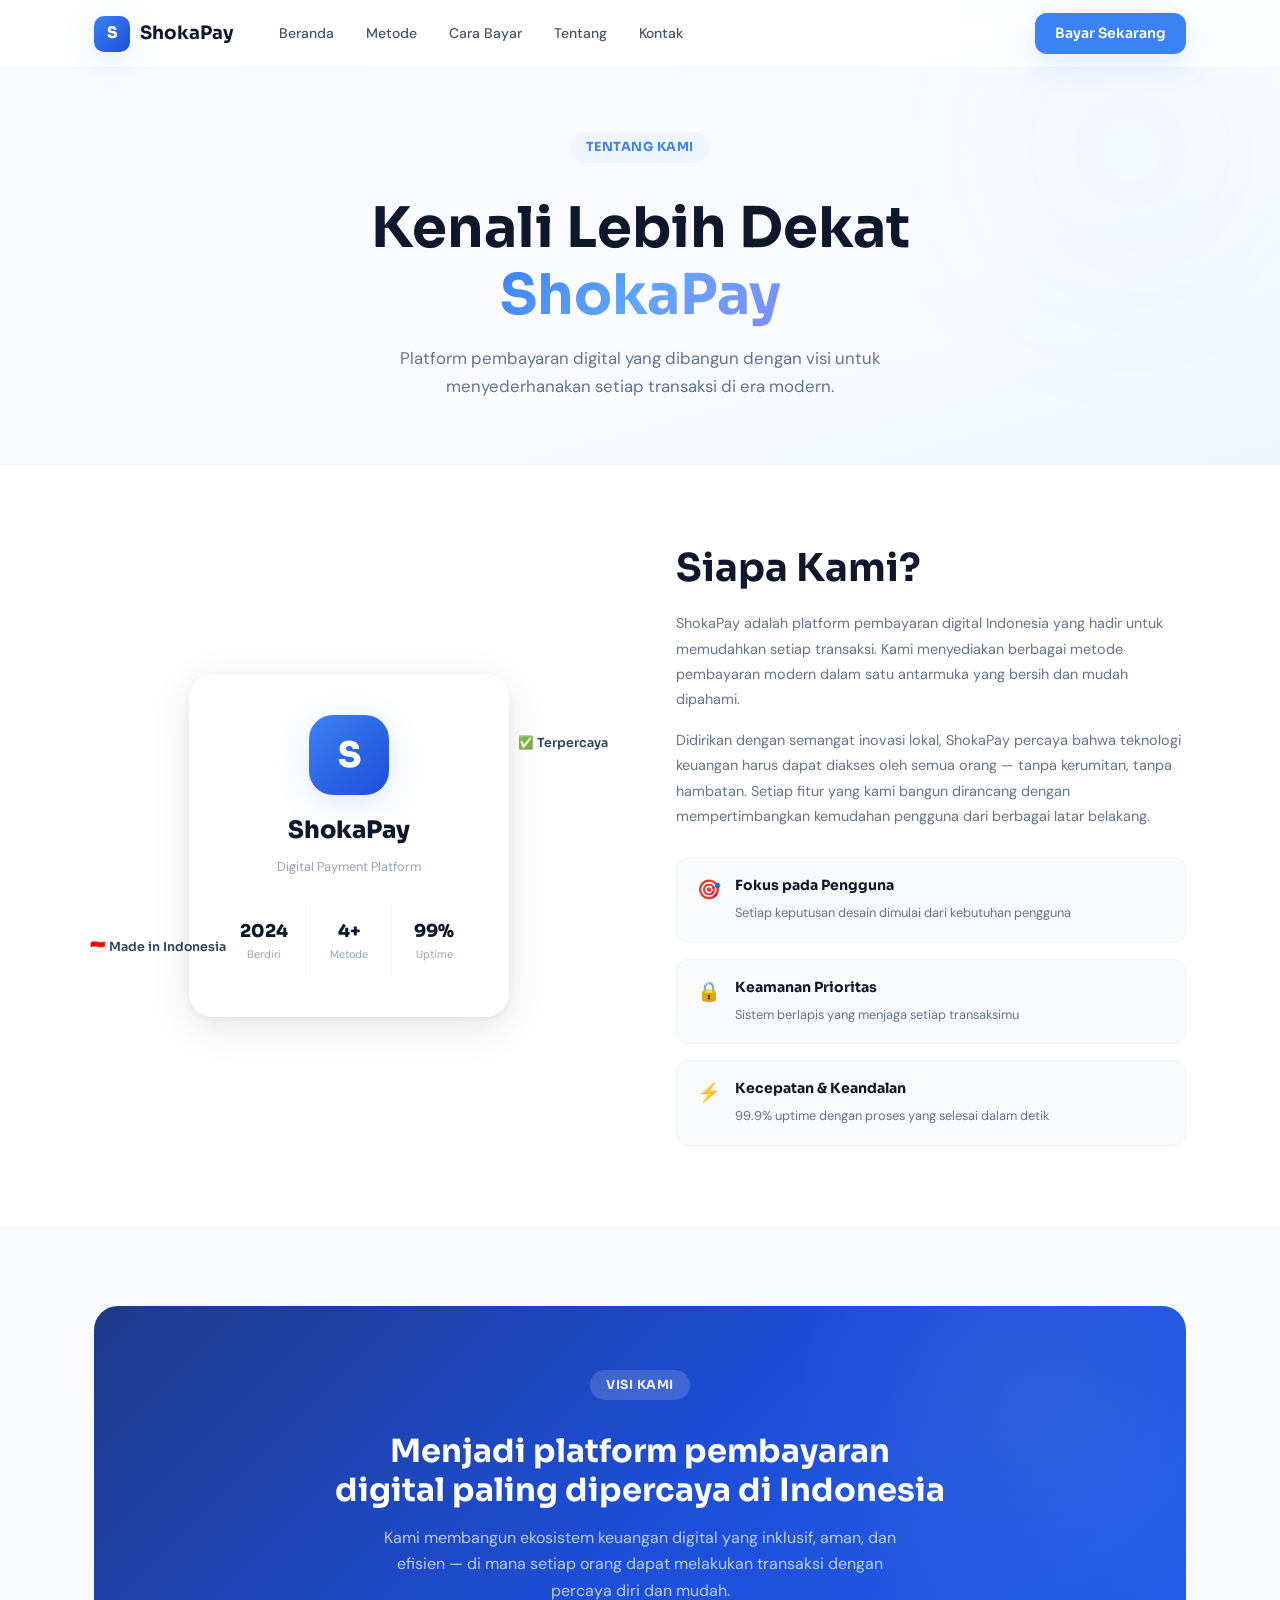
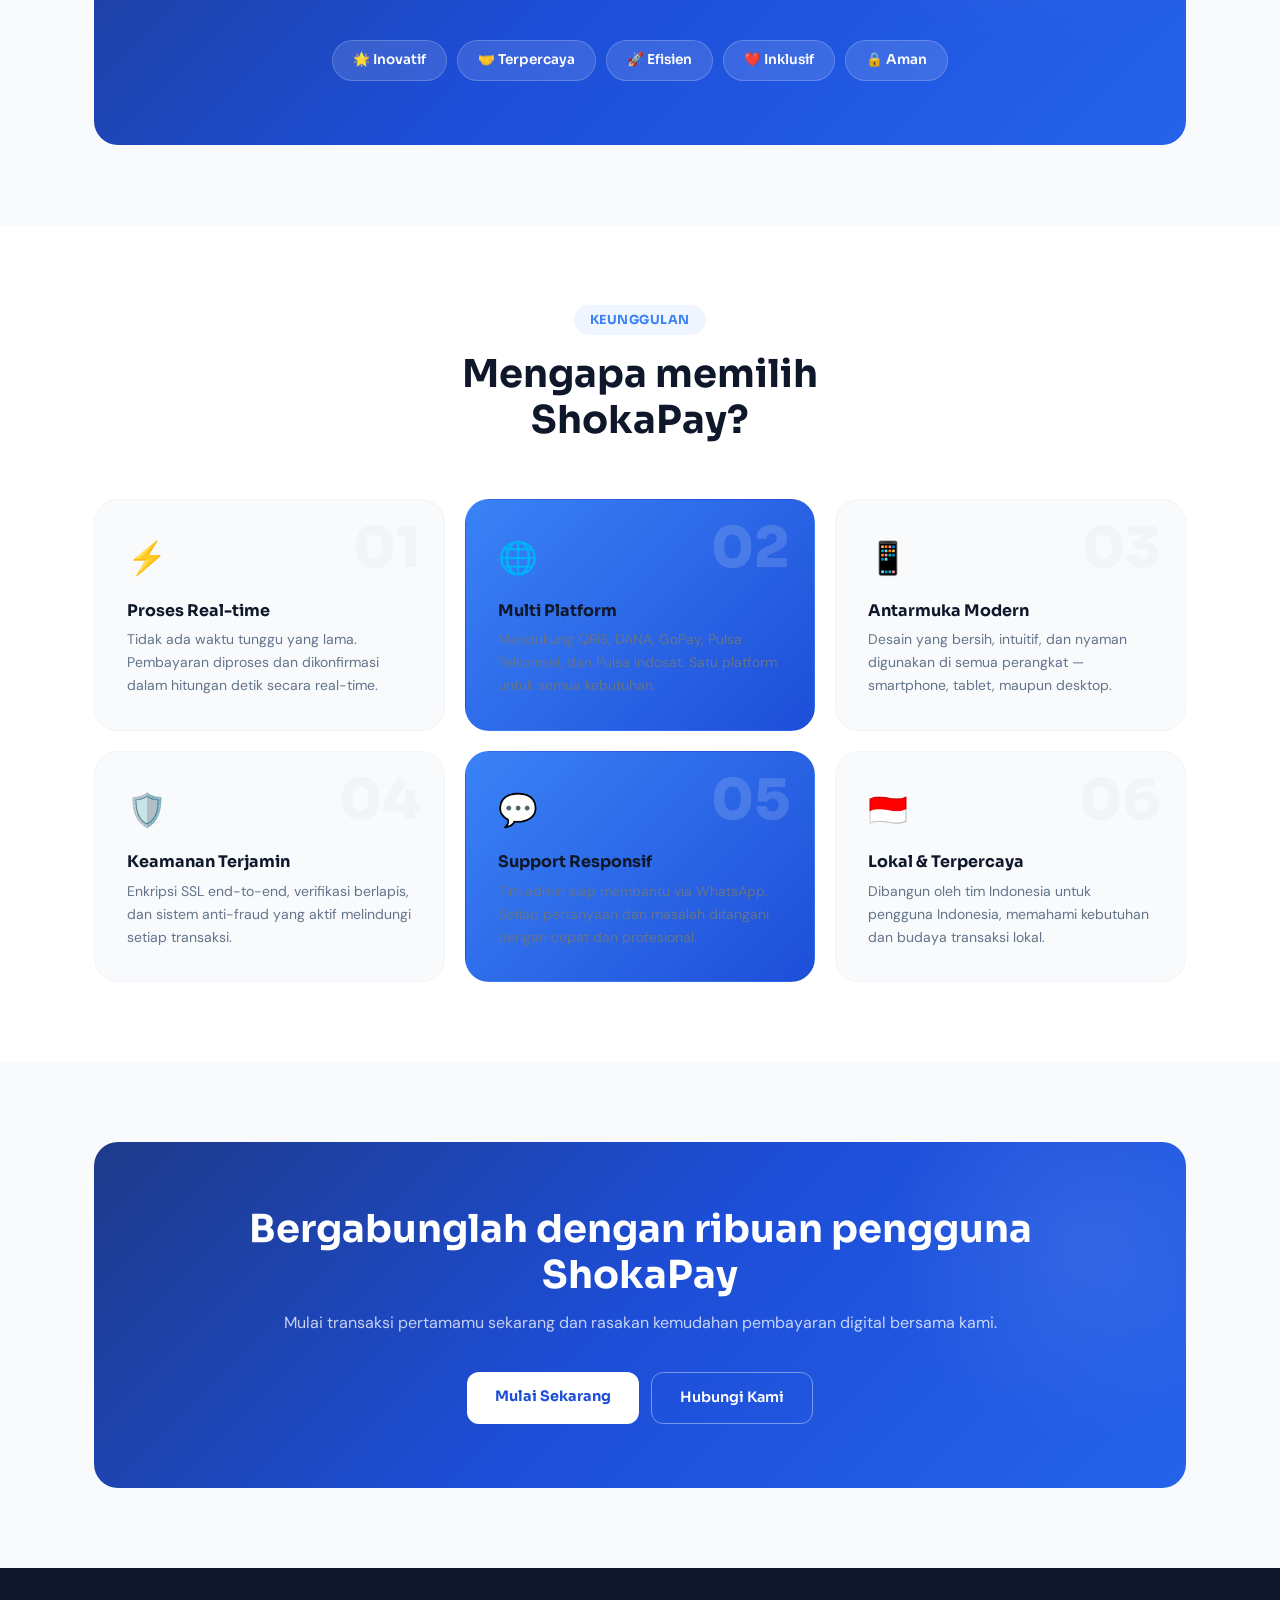
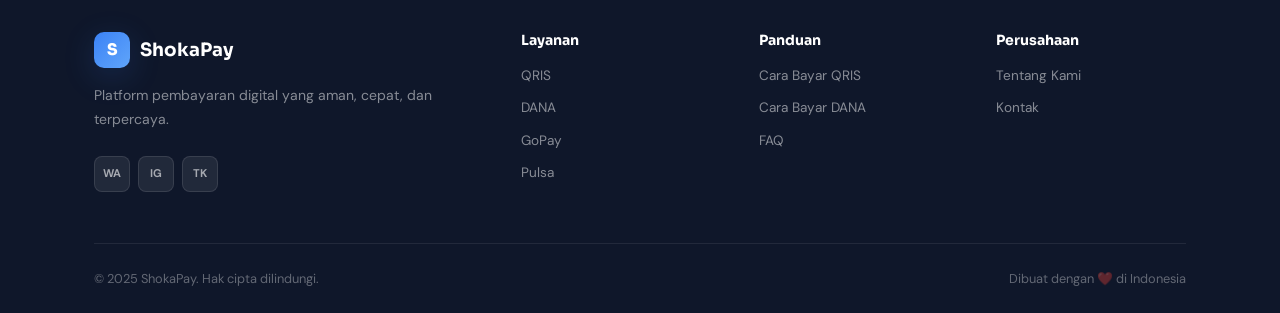
<file: tentang.html>
<!DOCTYPE html>
<html lang="id">
<head>
  <meta charset="UTF-8">
  <meta name="viewport" content="width=device-width, initial-scale=1.0">
  <title>Tentang Kami — ShokaPay</title>
  <link rel="stylesheet" href="style.css">
  <link rel="preconnect" href="https://fonts.googleapis.com">
  <link href="https://fonts.googleapis.com/css2?family=Sora:wght@300;400;500;600;700;800&family=DM+Sans:ital,opsz,wght@0,9..40,300;0,9..40,400;0,9..40,500;0,9..40,600;1,9..40,400&display=swap" rel="stylesheet">
</head>
<body>

  <nav class="navbar" id="navbar">
    <div class="nav-container">
      <a href="index.html" class="nav-logo">
        <div class="logo-mark">S</div>
        <span>ShokaPay</span>
      </a>
      <div class="nav-links" id="navLinks">
        <a href="index.html" class="nav-link">Beranda</a>
        <a href="metode.html" class="nav-link">Metode</a>
        <a href="cara.html" class="nav-link">Cara Bayar</a>
        <a href="tentang.html" class="nav-link active">Tentang</a>
        <a href="kontak.html" class="nav-link">Kontak</a>
      </div>
      <a href="metode.html" class="nav-cta">Bayar Sekarang</a>
      <button class="hamburger" id="hamburger" aria-label="Menu">
        <span></span><span></span><span></span>
      </button>
    </div>
  </nav>

  <section class="page-hero">
    <div class="hero-orb hero-orb-1" style="opacity:0.4;"></div>
    <div class="container">
      <div class="page-hero-content">
        <div class="section-tag">Tentang Kami</div>
        <h1 class="page-title">Kenali Lebih Dekat<br><span class="gradient-text">ShokaPay</span></h1>
        <p class="page-sub">Platform pembayaran digital yang dibangun dengan visi untuk menyederhanakan setiap transaksi di era modern.</p>
      </div>
    </div>
  </section>

  <!-- PROFILE SECTION -->
  <section class="about-section">
    <div class="container">
      <div class="about-grid">
        <div class="about-visual">
          <div class="about-card-main glass-card">
            <div class="about-logo-big">
              <div class="logo-mark-big">S</div>
            </div>
            <div class="about-brand-name">ShokaPay</div>
            <div class="about-tagline">Digital Payment Platform</div>
            <div class="about-stats-mini">
              <div class="mini-stat">
                <div class="mini-stat-num">2024</div>
                <div class="mini-stat-label">Berdiri</div>
              </div>
              <div class="mini-stat">
                <div class="mini-stat-num">4+</div>
                <div class="mini-stat-label">Metode</div>
              </div>
              <div class="mini-stat">
                <div class="mini-stat-num">99%</div>
                <div class="mini-stat-label">Uptime</div>
              </div>
            </div>
          </div>
          <div class="about-badge-float ab1">🇮🇩 Made in Indonesia</div>
          <div class="about-badge-float ab2">✅ Terpercaya</div>
        </div>

        <div class="about-text">
          <h2>Siapa Kami?</h2>
          <p>ShokaPay adalah platform pembayaran digital Indonesia yang hadir untuk memudahkan setiap transaksi. Kami menyediakan berbagai metode pembayaran modern dalam satu antarmuka yang bersih dan mudah dipahami.</p>
          <p>Didirikan dengan semangat inovasi lokal, ShokaPay percaya bahwa teknologi keuangan harus dapat diakses oleh semua orang — tanpa kerumitan, tanpa hambatan. Setiap fitur yang kami bangun dirancang dengan mempertimbangkan kemudahan pengguna dari berbagai latar belakang.</p>
          <div class="about-highlights">
            <div class="highlight-item">
              <div class="highlight-icon">🎯</div>
              <div>
                <strong>Fokus pada Pengguna</strong>
                <span>Setiap keputusan desain dimulai dari kebutuhan pengguna</span>
              </div>
            </div>
            <div class="highlight-item">
              <div class="highlight-icon">🔒</div>
              <div>
                <strong>Keamanan Prioritas</strong>
                <span>Sistem berlapis yang menjaga setiap transaksimu</span>
              </div>
            </div>
            <div class="highlight-item">
              <div class="highlight-icon">⚡</div>
              <div>
                <strong>Kecepatan & Keandalan</strong>
                <span>99.9% uptime dengan proses yang selesai dalam detik</span>
              </div>
            </div>
          </div>
        </div>
      </div>
    </div>
  </section>

  <!-- VISION SECTION -->
  <section class="vision-section">
    <div class="container">
      <div class="vision-card">
        <div class="vision-orb"></div>
        <div class="section-tag light-tag">Visi Kami</div>
        <h2>Menjadi platform pembayaran<br>digital paling dipercaya di Indonesia</h2>
        <p>Kami membangun ekosistem keuangan digital yang inklusif, aman, dan efisien — di mana setiap orang dapat melakukan transaksi dengan percaya diri dan mudah.</p>
        <div class="vision-values">
          <div class="value-pill">🌟 Inovatif</div>
          <div class="value-pill">🤝 Terpercaya</div>
          <div class="value-pill">🚀 Efisien</div>
          <div class="value-pill">❤️ Inklusif</div>
          <div class="value-pill">🔒 Aman</div>
        </div>
      </div>
    </div>
  </section>

  <!-- KEUNGGULAN -->
  <section class="keunggulan-section">
    <div class="container">
      <div class="section-header">
        <div class="section-tag">Keunggulan</div>
        <h2 class="section-title">Mengapa memilih<br>ShokaPay?</h2>
      </div>
      <div class="keunggulan-grid">
        <div class="keunggulan-card">
          <div class="keunggulan-number">01</div>
          <div class="keunggulan-icon">⚡</div>
          <h3>Proses Real-time</h3>
          <p>Tidak ada waktu tunggu yang lama. Pembayaran diproses dan dikonfirmasi dalam hitungan detik secara real-time.</p>
        </div>
        <div class="keunggulan-card keunggulan-accent">
          <div class="keunggulan-number">02</div>
          <div class="keunggulan-icon">🌐</div>
          <h3>Multi Platform</h3>
          <p>Mendukung QRIS, DANA, GoPay, Pulsa Telkomsel, dan Pulsa Indosat. Satu platform untuk semua kebutuhan.</p>
        </div>
        <div class="keunggulan-card">
          <div class="keunggulan-number">03</div>
          <div class="keunggulan-icon">📱</div>
          <h3>Antarmuka Modern</h3>
          <p>Desain yang bersih, intuitif, dan nyaman digunakan di semua perangkat — smartphone, tablet, maupun desktop.</p>
        </div>
        <div class="keunggulan-card">
          <div class="keunggulan-number">04</div>
          <div class="keunggulan-icon">🛡️</div>
          <h3>Keamanan Terjamin</h3>
          <p>Enkripsi SSL end-to-end, verifikasi berlapis, dan sistem anti-fraud yang aktif melindungi setiap transaksi.</p>
        </div>
        <div class="keunggulan-card keunggulan-accent">
          <div class="keunggulan-number">05</div>
          <div class="keunggulan-icon">💬</div>
          <h3>Support Responsif</h3>
          <p>Tim admin siap membantu via WhatsApp. Setiap pertanyaan dan masalah ditangani dengan cepat dan profesional.</p>
        </div>
        <div class="keunggulan-card">
          <div class="keunggulan-number">06</div>
          <div class="keunggulan-icon">🇮🇩</div>
          <h3>Lokal & Terpercaya</h3>
          <p>Dibangun oleh tim Indonesia untuk pengguna Indonesia, memahami kebutuhan dan budaya transaksi lokal.</p>
        </div>
      </div>
    </div>
  </section>

  <!-- CTA -->
  <section class="cta-section">
    <div class="container">
      <div class="cta-card">
        <div class="cta-orb"></div>
        <div class="cta-content">
          <h2>Bergabunglah dengan ribuan pengguna ShokaPay</h2>
          <p>Mulai transaksi pertamamu sekarang dan rasakan kemudahan pembayaran digital bersama kami.</p>
          <div class="cta-actions">
            <a href="metode.html" class="btn-white">Mulai Sekarang</a>
            <a href="kontak.html" class="btn-outline-white">Hubungi Kami</a>
          </div>
        </div>
      </div>
    </div>
  </section>

  <footer class="footer">
    <div class="container">
      <div class="footer-grid">
        <div class="footer-brand">
          <a href="index.html" class="nav-logo">
            <div class="logo-mark">S</div>
            <span>ShokaPay</span>
          </a>
          <p>Platform pembayaran digital yang aman, cepat, dan terpercaya.</p>
          <div class="social-links">
            <a href="#" class="social-link">WA</a>
            <a href="#" class="social-link">IG</a>
            <a href="#" class="social-link">TK</a>
          </div>
        </div>
        <div class="footer-col">
          <h4>Layanan</h4>
          <a href="metode.html">QRIS</a>
          <a href="metode.html">DANA</a>
          <a href="metode.html">GoPay</a>
          <a href="metode.html">Pulsa</a>
        </div>
        <div class="footer-col">
          <h4>Panduan</h4>
          <a href="cara.html">Cara Bayar QRIS</a>
          <a href="cara.html">Cara Bayar DANA</a>
          <a href="cara.html">FAQ</a>
        </div>
        <div class="footer-col">
          <h4>Perusahaan</h4>
          <a href="tentang.html">Tentang Kami</a>
          <a href="kontak.html">Kontak</a>
        </div>
      </div>
      <div class="footer-bottom">
        <span>© 2025 ShokaPay. Hak cipta dilindungi.</span>
        <span>Dibuat dengan ❤️ di Indonesia</span>
      </div>
    </div>
  </footer>

  <script src="app.js"></script>
</body>
</html>
</file>
<file: style.css>
/* ============================================
   SHOKAPAY — Premium Payment Platform CSS
   ============================================ */

:root {
  --blue: #3B82F6;
  --blue-light: #EFF6FF;
  --blue-mid: #BFDBFE;
  --blue-dark: #1D4ED8;
  --white: #FFFFFF;
  --gray-50: #F8FAFC;
  --gray-100: #F1F5F9;
  --gray-200: #E2E8F0;
  --gray-300: #CBD5E1;
  --gray-400: #94A3B8;
  --gray-500: #64748B;
  --gray-600: #475569;
  --gray-700: #334155;
  --gray-800: #1E293B;
  --gray-900: #0F172A;
  --radius: 24px;
  --radius-sm: 12px;
  --radius-xs: 8px;
  --shadow-sm: 0 1px 3px rgba(0,0,0,0.06), 0 1px 2px rgba(0,0,0,0.04);
  --shadow: 0 4px 16px rgba(0,0,0,0.07), 0 1px 4px rgba(0,0,0,0.04);
  --shadow-lg: 0 10px 40px rgba(0,0,0,0.10), 0 2px 8px rgba(0,0,0,0.06);
  --shadow-blue: 0 8px 32px rgba(59,130,246,0.18);
  --font: 'Sora', sans-serif;
  --font-body: 'DM Sans', sans-serif;
  --nav-h: 68px;
}

*, *::before, *::after { box-sizing: border-box; margin: 0; padding: 0; }

html { scroll-behavior: smooth; }

body {
  font-family: var(--font-body);
  background: var(--white);
  color: var(--gray-800);
  line-height: 1.65;
  -webkit-font-smoothing: antialiased;
  overflow-x: hidden;
}

/* ── TYPOGRAPHY ── */
h1, h2, h3, h4 { font-family: var(--font); font-weight: 700; line-height: 1.2; }
h1 { font-size: clamp(2rem, 5vw, 3.5rem); }
h2 { font-size: clamp(1.5rem, 3.5vw, 2.4rem); }
h3 { font-size: 1.1rem; }
p { color: var(--gray-600); }
a { text-decoration: none; color: inherit; }

.container {
  max-width: 1140px;
  margin: 0 auto;
  padding: 0 24px;
}

/* ── NAVBAR ── */
.navbar {
  position: fixed;
  top: 0; left: 0; right: 0;
  z-index: 1000;
  height: var(--nav-h);
  background: rgba(255,255,255,0.88);
  backdrop-filter: blur(20px);
  -webkit-backdrop-filter: blur(20px);
  border-bottom: 1px solid var(--gray-100);
  transition: box-shadow 0.3s;
}
.navbar.scrolled { box-shadow: var(--shadow); }

.nav-container {
  display: flex;
  align-items: center;
  gap: 32px;
  height: 100%;
  max-width: 1140px;
  margin: 0 auto;
  padding: 0 24px;
}

.nav-logo {
  display: flex;
  align-items: center;
  gap: 10px;
  font-family: var(--font);
  font-weight: 700;
  font-size: 1.15rem;
  color: var(--gray-900);
  flex-shrink: 0;
}

.logo-mark {
  width: 36px; height: 36px;
  background: linear-gradient(135deg, var(--blue), var(--blue-dark));
  border-radius: 10px;
  display: flex; align-items: center; justify-content: center;
  color: white;
  font-family: var(--font);
  font-weight: 800;
  font-size: 1rem;
  box-shadow: var(--shadow-blue);
}

.nav-links {
  display: flex;
  align-items: center;
  gap: 4px;
  flex: 1;
}
.nav-link {
  padding: 6px 14px;
  border-radius: var(--radius-xs);
  font-size: 0.875rem;
  font-weight: 500;
  color: var(--gray-600);
  transition: all 0.2s;
}
.nav-link:hover { color: var(--blue); background: var(--blue-light); }
.nav-link.active { color: var(--blue); background: var(--blue-light); font-weight: 600; }

.nav-cta {
  padding: 9px 20px;
  background: var(--blue);
  color: white;
  border-radius: var(--radius-sm);
  font-size: 0.875rem;
  font-weight: 600;
  font-family: var(--font);
  transition: all 0.2s;
  box-shadow: var(--shadow-blue);
  white-space: nowrap;
}
.nav-cta:hover { background: var(--blue-dark); transform: translateY(-1px); box-shadow: 0 8px 24px rgba(59,130,246,0.3); }

.hamburger {
  display: none;
  flex-direction: column;
  gap: 5px;
  background: none;
  border: none;
  cursor: pointer;
  padding: 4px;
  margin-left: auto;
}
.hamburger span {
  display: block;
  width: 24px; height: 2px;
  background: var(--gray-700);
  border-radius: 2px;
  transition: all 0.3s;
}
.hamburger.open span:nth-child(1) { transform: translateY(7px) rotate(45deg); }
.hamburger.open span:nth-child(2) { opacity: 0; }
.hamburger.open span:nth-child(3) { transform: translateY(-7px) rotate(-45deg); }

/* ── GLASS CARD ── */
.glass-card {
  background: rgba(255,255,255,0.7);
  backdrop-filter: blur(20px);
  -webkit-backdrop-filter: blur(20px);
  border: 1px solid rgba(255,255,255,0.9);
  box-shadow: var(--shadow-lg);
}

/* ── GRADIENT TEXT ── */
.gradient-text {
  background: linear-gradient(135deg, var(--blue), #60A5FA, #818CF8);
  -webkit-background-clip: text;
  -webkit-text-fill-color: transparent;
  background-clip: text;
}

/* ── HERO ── */
.hero {
  min-height: 100vh;
  padding: calc(var(--nav-h) + 80px) 0 80px;
  position: relative;
  overflow: hidden;
  background: linear-gradient(165deg, #F8FAFF 0%, #FAFBFF 50%, #F0F6FF 100%);
}

.hero-bg-grid {
  position: absolute;
  inset: 0;
  background-image: 
    linear-gradient(var(--gray-200) 1px, transparent 1px),
    linear-gradient(90deg, var(--gray-200) 1px, transparent 1px);
  background-size: 40px 40px;
  opacity: 0.4;
  mask-image: radial-gradient(ellipse 80% 80% at 50% 50%, black 30%, transparent 100%);
}

.hero-orb {
  position: absolute;
  border-radius: 50%;
  filter: blur(80px);
  pointer-events: none;
}
.hero-orb-1 {
  width: 500px; height: 500px;
  background: radial-gradient(circle, rgba(59,130,246,0.12) 0%, transparent 70%);
  top: -100px; right: -100px;
}
.hero-orb-2 {
  width: 400px; height: 400px;
  background: radial-gradient(circle, rgba(129,140,248,0.10) 0%, transparent 70%);
  bottom: 0; left: -50px;
}

.hero .container {
  display: grid;
  grid-template-columns: 1fr 1fr;
  gap: 60px;
  align-items: center;
  position: relative;
  z-index: 1;
}

.hero-badge {
  display: inline-flex;
  align-items: center;
  gap: 8px;
  padding: 6px 16px;
  background: var(--blue-light);
  border: 1px solid var(--blue-mid);
  border-radius: 100px;
  font-size: 0.8rem;
  font-weight: 600;
  color: var(--blue-dark);
  margin-bottom: 24px;
  font-family: var(--font);
}
.badge-dot {
  width: 7px; height: 7px;
  background: #22C55E;
  border-radius: 50%;
  box-shadow: 0 0 0 2px rgba(34,197,94,0.3);
  animation: pulse-dot 2s infinite;
}
@keyframes pulse-dot {
  0%, 100% { box-shadow: 0 0 0 2px rgba(34,197,94,0.3); }
  50% { box-shadow: 0 0 0 5px rgba(34,197,94,0.1); }
}

.hero-title { margin-bottom: 20px; color: var(--gray-900); }
.hero-sub {
  font-size: 1.05rem;
  color: var(--gray-500);
  max-width: 460px;
  margin-bottom: 36px;
  line-height: 1.75;
}

.hero-actions {
  display: flex;
  gap: 12px;
  flex-wrap: wrap;
  margin-bottom: 40px;
}

.btn-primary {
  display: inline-flex;
  align-items: center;
  gap: 8px;
  padding: 14px 28px;
  background: linear-gradient(135deg, var(--blue), var(--blue-dark));
  color: white;
  border-radius: var(--radius-sm);
  font-family: var(--font);
  font-weight: 600;
  font-size: 0.95rem;
  transition: all 0.25s;
  box-shadow: var(--shadow-blue);
}
.btn-primary:hover { transform: translateY(-2px); box-shadow: 0 12px 36px rgba(59,130,246,0.35); }
.btn-arrow { transition: transform 0.2s; }
.btn-primary:hover .btn-arrow { transform: translateX(4px); }

.btn-ghost {
  display: inline-flex;
  align-items: center;
  padding: 14px 28px;
  background: white;
  border: 1.5px solid var(--gray-200);
  color: var(--gray-700);
  border-radius: var(--radius-sm);
  font-family: var(--font);
  font-weight: 600;
  font-size: 0.95rem;
  transition: all 0.2s;
}
.btn-ghost:hover { border-color: var(--blue); color: var(--blue); background: var(--blue-light); }

.hero-trust {
  display: flex;
  align-items: center;
  gap: 16px;
  flex-wrap: wrap;
}
.trust-item {
  display: flex;
  align-items: center;
  gap: 6px;
  font-size: 0.82rem;
  font-weight: 500;
  color: var(--gray-500);
}
.trust-icon { font-size: 0.9rem; }
.trust-divider { width: 1px; height: 16px; background: var(--gray-200); }

/* HERO VISUAL */
.hero-visual {
  position: relative;
  display: flex;
  justify-content: center;
}

.mockup-card {
  width: 100%;
  max-width: 340px;
  border-radius: var(--radius);
  padding: 24px;
  animation: float 6s ease-in-out infinite;
}
@keyframes float {
  0%, 100% { transform: translateY(0); }
  50% { transform: translateY(-12px); }
}

.mockup-header {
  display: flex;
  align-items: center;
  gap: 12px;
  margin-bottom: 20px;
}
.mockup-avatar {
  width: 42px; height: 42px;
  background: linear-gradient(135deg, var(--blue), var(--blue-dark));
  border-radius: 12px;
  display: flex; align-items: center; justify-content: center;
  color: white;
  font-family: var(--font);
  font-weight: 700;
  font-size: 0.85rem;
}
.mockup-name { font-family: var(--font); font-weight: 700; font-size: 0.95rem; color: var(--gray-900); }
.mockup-status {
  display: flex; align-items: center; gap: 5px;
  font-size: 0.75rem; color: #22C55E; font-weight: 500;
}
.status-dot { width: 6px; height: 6px; background: #22C55E; border-radius: 50%; }
.mockup-badge-tag {
  margin-left: auto;
  padding: 3px 10px;
  background: linear-gradient(135deg, #F59E0B, #D97706);
  color: white;
  border-radius: 100px;
  font-size: 0.7rem;
  font-weight: 700;
  font-family: var(--font);
}
.mockup-balance-label { font-size: 0.75rem; color: var(--gray-400); margin-bottom: 4px; }
.mockup-balance {
  font-family: var(--font);
  font-size: 1.6rem;
  font-weight: 800;
  color: var(--gray-900);
  margin-bottom: 16px;
}
.mockup-methods {
  display: flex; gap: 6px;
  margin-bottom: 20px;
  flex-wrap: wrap;
}
.method-chip {
  padding: 4px 12px;
  border-radius: 100px;
  font-size: 0.72rem;
  font-weight: 700;
  font-family: var(--font);
}
.qris-chip { background: #1A1A2E; color: white; }
.dana-chip { background: #EBF5FD; color: #108EE9; }
.gopay-chip { background: #E0F9FF; color: #00AED6; }
.pulsa-chip { background: #FEF2F2; color: #EF4444; }

.mockup-transactions { display: flex; flex-direction: column; gap: 10px; }
.txn-item {
  display: flex; align-items: center; gap: 10px;
  padding: 10px 12px;
  background: var(--gray-50);
  border-radius: var(--radius-sm);
  border: 1px solid var(--gray-100);
}
.txn-icon {
  width: 30px; height: 30px;
  border-radius: 8px;
  display: flex; align-items: center; justify-content: center;
  font-size: 0.8rem; font-weight: 700;
  flex-shrink: 0;
}
.txn-in { background: #F0FDF4; color: #22C55E; }
.txn-out { background: #FEF2F2; color: #EF4444; }
.txn-info { flex: 1; min-width: 0; }
.txn-name { font-size: 0.8rem; font-weight: 600; color: var(--gray-800); white-space: nowrap; overflow: hidden; text-overflow: ellipsis; }
.txn-time { font-size: 0.7rem; color: var(--gray-400); }
.txn-amount { font-size: 0.8rem; font-weight: 700; white-space: nowrap; }
.txn-amount-in { color: #22C55E; }
.txn-amount-out { color: #EF4444; }

.floating-badge {
  position: absolute;
  padding: 8px 16px;
  border-radius: 100px;
  font-size: 0.8rem;
  font-weight: 600;
  font-family: var(--font);
  color: var(--gray-800);
}
.fb1 { bottom: 20%; left: -30px; animation: float 5s 1s ease-in-out infinite; }
.fb2 { top: 20%; right: -20px; animation: float 5s 2s ease-in-out infinite; }

/* ── STATS ── */
.stats-section {
  padding: 48px 0;
  background: white;
  border-top: 1px solid var(--gray-100);
  border-bottom: 1px solid var(--gray-100);
}
.stats-grid {
  display: flex;
  align-items: center;
  justify-content: center;
  gap: 0;
  flex-wrap: wrap;
}
.stat-item {
  text-align: center;
  padding: 16px 48px;
}
.stat-number {
  font-family: var(--font);
  font-size: 2.2rem;
  font-weight: 800;
  color: var(--gray-900);
  line-height: 1;
  margin-bottom: 6px;
}
.stat-label { font-size: 0.85rem; color: var(--gray-500); font-weight: 500; }
.stat-divider { width: 1px; height: 48px; background: var(--gray-200); }

/* ── SECTION COMMON ── */
.section-header {
  text-align: center;
  margin-bottom: 56px;
}
.section-tag {
  display: inline-block;
  padding: 5px 16px;
  background: var(--blue-light);
  color: var(--blue);
  border-radius: 100px;
  font-size: 0.78rem;
  font-weight: 700;
  font-family: var(--font);
  letter-spacing: 0.04em;
  text-transform: uppercase;
  margin-bottom: 16px;
}
.section-title { color: var(--gray-900); margin-bottom: 16px; }
.section-sub { color: var(--gray-500); max-width: 520px; margin: 0 auto; font-size: 1rem; }

/* ── FEATURES ── */
.features-section { padding: 100px 0; background: var(--gray-50); }
.features-grid {
  display: grid;
  grid-template-columns: repeat(3, 1fr);
  gap: 20px;
}
.feature-card {
  background: white;
  border: 1px solid var(--gray-100);
  border-radius: var(--radius);
  padding: 32px;
  transition: all 0.3s;
}
.feature-card:hover {
  transform: translateY(-4px);
  box-shadow: var(--shadow-lg);
  border-color: var(--blue-mid);
}
.feature-card-accent {
  background: linear-gradient(135deg, var(--blue), var(--blue-dark));
  border-color: transparent;
}
.feature-card-accent h3 { color: white; }
.feature-card-accent p { color: rgba(255,255,255,0.8); }
.feature-icon {
  width: 48px; height: 48px;
  border-radius: var(--radius-sm);
  display: flex; align-items: center; justify-content: center;
  font-size: 1.4rem;
  margin-bottom: 20px;
}
.feature-card h3 { font-size: 1rem; margin-bottom: 8px; color: var(--gray-900); }
.feature-card p { font-size: 0.875rem; line-height: 1.65; }

/* ── TESTIMONIALS ── */
.testimonials-section { padding: 100px 0; background: white; }
.testimonials-grid {
  display: grid;
  grid-template-columns: repeat(3, 1fr);
  gap: 20px;
}
.testimonial-card {
  background: var(--gray-50);
  border: 1px solid var(--gray-100);
  border-radius: var(--radius);
  padding: 32px;
  transition: all 0.3s;
}
.testimonial-card:hover { transform: translateY(-3px); box-shadow: var(--shadow); }
.testimonial-featured {
  background: linear-gradient(135deg, var(--blue), #4F46E5);
  border-color: transparent;
}
.testimonial-featured p { color: rgba(255,255,255,0.9); }
.testimonial-featured .author-name { color: white; }
.testimonial-featured .author-role { color: rgba(255,255,255,0.7); }
.testimonial-featured .stars { color: #FCD34D; }
.stars { font-size: 0.9rem; color: #F59E0B; margin-bottom: 16px; }
.testimonial-card > p { font-size: 0.9rem; line-height: 1.7; margin-bottom: 24px; color: var(--gray-600); }
.testimonial-author { display: flex; align-items: center; gap: 12px; }
.author-avatar {
  width: 38px; height: 38px;
  background: linear-gradient(135deg, var(--blue), #818CF8);
  border-radius: 50%;
  display: flex; align-items: center; justify-content: center;
  color: white; font-size: 0.75rem; font-weight: 700; font-family: var(--font);
  flex-shrink: 0;
}
.author-name { font-size: 0.875rem; font-weight: 700; color: var(--gray-900); font-family: var(--font); }
.author-role { font-size: 0.75rem; color: var(--gray-400); }

/* ── CTA SECTION ── */
.cta-section { padding: 80px 0; background: var(--gray-50); }
.cta-card {
  background: linear-gradient(135deg, #1E3A8A 0%, #1D4ED8 50%, #2563EB 100%);
  border-radius: var(--radius);
  padding: 64px;
  text-align: center;
  position: relative;
  overflow: hidden;
}
.cta-orb {
  position: absolute;
  width: 400px; height: 400px;
  background: radial-gradient(circle, rgba(255,255,255,0.08) 0%, transparent 70%);
  top: -100px; right: -100px;
  border-radius: 50%;
  pointer-events: none;
}
.cta-content { position: relative; z-index: 1; }
.cta-content h2 { color: white; margin-bottom: 12px; }
.cta-content p { color: rgba(255,255,255,0.75); margin-bottom: 36px; font-size: 1rem; }
.cta-actions { display: flex; gap: 12px; justify-content: center; flex-wrap: wrap; }
.btn-white {
  padding: 13px 28px;
  background: white;
  color: var(--blue-dark);
  border-radius: var(--radius-sm);
  font-family: var(--font);
  font-weight: 700;
  font-size: 0.9rem;
  transition: all 0.2s;
}
.btn-white:hover { transform: translateY(-2px); box-shadow: 0 8px 24px rgba(0,0,0,0.2); }
.btn-outline-white {
  padding: 13px 28px;
  background: transparent;
  color: white;
  border: 1.5px solid rgba(255,255,255,0.4);
  border-radius: var(--radius-sm);
  font-family: var(--font);
  font-weight: 600;
  font-size: 0.9rem;
  transition: all 0.2s;
}
.btn-outline-white:hover { border-color: white; background: rgba(255,255,255,0.1); }

/* ── PAGE HERO ── */
.page-hero {
  padding: calc(var(--nav-h) + 64px) 0 64px;
  background: linear-gradient(165deg, #F8FAFF 0%, #FAFBFF 60%, #F0F6FF 100%);
  border-bottom: 1px solid var(--gray-100);
  position: relative;
  overflow: hidden;
}
.page-hero-content { text-align: center; position: relative; z-index: 1; }
.page-title { color: var(--gray-900); margin: 16px 0; }
.page-sub { color: var(--gray-500); max-width: 540px; margin: 0 auto; font-size: 1.05rem; }

/* ── METHODS ── */
.methods-section { padding: 80px 0; background: var(--gray-50); }
.methods-grid {
  display: grid;
  grid-template-columns: repeat(auto-fit, minmax(320px, 1fr));
  gap: 24px;
  margin-bottom: 36px;
}

.payment-card {
  background: white;
  border: 1.5px solid var(--gray-100);
  border-radius: var(--radius);
  padding: 28px;
  transition: all 0.35s;
  position: relative;
  overflow: hidden;
}
.payment-card::before {
  content: '';
  position: absolute;
  top: 0; left: 0; right: 0;
  height: 3px;
  opacity: 0;
  transition: opacity 0.3s;
}
.payment-qris::before { background: linear-gradient(90deg, #1A1A2E, #444); }
.payment-dana::before { background: linear-gradient(90deg, #108EE9, #0066CC); }
.payment-gopay::before { background: linear-gradient(90deg, #00AED6, #007A99); }
.payment-telkomsel::before { background: linear-gradient(90deg, #EF233C, #C71F37); }
.payment-indosat::before { background: linear-gradient(90deg, #FF6900, #CC5400); }
.payment-card:hover { transform: translateY(-6px); box-shadow: var(--shadow-lg); border-color: transparent; }
.payment-card:hover::before { opacity: 1; }

.payment-card-header {
  display: flex;
  align-items: center;
  gap: 14px;
  margin-bottom: 24px;
}
.payment-icon-wrap {
  width: 48px; height: 48px; border-radius: var(--radius-sm);
  display: flex; align-items: center; justify-content: center;
  flex-shrink: 0;
}
.payment-name { font-family: var(--font); font-weight: 700; font-size: 1rem; color: var(--gray-900); }
.payment-type { font-size: 0.75rem; color: var(--gray-400); margin-top: 2px; }
.payment-badge-tag {
  margin-left: auto;
  padding: 3px 10px;
  background: linear-gradient(135deg, var(--blue), var(--blue-dark));
  color: white;
  border-radius: 100px;
  font-size: 0.7rem; font-weight: 700; font-family: var(--font);
}

/* QRIS */
.qris-preview {
  margin-bottom: 20px;
  display: flex;
  justify-content: center;
}
.qris-img-wrap {
  position: relative;
  width: 180px; height: 180px;
  border-radius: var(--radius-sm);
  overflow: hidden;
  border: 2px solid var(--gray-100);
}
.qris-img { width: 100%; height: 100%; object-fit: cover; }
.qris-overlay {
  position: absolute;
  inset: 0;
  background: rgba(26,26,46,0.7);
  display: flex; align-items: center; justify-content: center;
  color: white; font-size: 0.8rem; font-weight: 600;
  opacity: 0;
  transition: opacity 0.2s;
}
.qris-img-wrap:hover .qris-overlay { opacity: 1; }

/* NUMBER */
.payment-number-section {
  background: var(--gray-50);
  border: 1px solid var(--gray-100);
  border-radius: var(--radius-sm);
  padding: 16px 20px;
  margin-bottom: 20px;
  text-align: center;
}
.number-label { font-size: 0.72rem; color: var(--gray-400); font-weight: 600; text-transform: uppercase; letter-spacing: 0.05em; margin-bottom: 6px; }
.number-display {
  font-family: var(--font);
  font-size: 1.3rem;
  font-weight: 800;
  color: var(--gray-900);
  letter-spacing: 0.04em;
  margin-bottom: 4px;
}
.number-name { font-size: 0.75rem; color: var(--gray-400); }

/* INFO ROW */
.payment-info-row {
  display: flex;
  gap: 16px;
  margin-bottom: 20px;
  padding: 14px 16px;
  background: var(--gray-50);
  border-radius: var(--radius-sm);
}
.payment-info-item { flex: 1; }
.info-label { display: block; font-size: 0.7rem; color: var(--gray-400); text-transform: uppercase; letter-spacing: 0.04em; font-weight: 600; margin-bottom: 3px; }
.info-val { font-size: 0.82rem; color: var(--gray-700); font-weight: 600; }

/* ACTIONS */
.payment-actions { display: flex; gap: 10px; margin-bottom: 24px; flex-wrap: wrap; }
.btn-action {
  display: inline-flex;
  align-items: center;
  gap: 7px;
  padding: 10px 18px;
  border-radius: var(--radius-sm);
  font-size: 0.82rem;
  font-weight: 600;
  font-family: var(--font);
  border: none;
  cursor: pointer;
  transition: all 0.2s;
  text-decoration: none;
  white-space: nowrap;
}
.btn-copy { background: var(--gray-100); color: var(--gray-700); border: 1px solid var(--gray-200); }
.btn-copy:hover { background: var(--blue-light); color: var(--blue); border-color: var(--blue-mid); }
.btn-copy.copied { background: #F0FDF4; color: #22C55E; border-color: #BBF7D0; }
.btn-download { background: var(--gray-900); color: white; }
.btn-download:hover { background: var(--gray-700); transform: translateY(-1px); }
.btn-open-app { color: white; }
.dana-btn { background: #108EE9; }
.dana-btn:hover { background: #0066CC; transform: translateY(-1px); }
.gopay-btn { background: #00AED6; }
.gopay-btn:hover { background: #007A99; transform: translateY(-1px); }

/* MINI STEPS */
.payment-steps-mini { border-top: 1px solid var(--gray-100); padding-top: 16px; display: flex; flex-direction: column; gap: 8px; }
.step-mini { display: flex; align-items: flex-start; gap: 10px; font-size: 0.8rem; color: var(--gray-500); }
.step-num {
  width: 20px; height: 20px;
  background: var(--blue-light);
  color: var(--blue);
  border-radius: 50%;
  display: flex; align-items: center; justify-content: center;
  font-size: 0.65rem; font-weight: 700;
  flex-shrink: 0; margin-top: 1px;
}

/* INFO BOX */
.info-box {
  display: flex;
  align-items: center;
  gap: 16px;
  background: #FFF7ED;
  border: 1px solid #FED7AA;
  border-radius: var(--radius-sm);
  padding: 20px 24px;
  flex-wrap: wrap;
}
.info-box-icon { font-size: 1.3rem; flex-shrink: 0; }
.info-box-content { flex: 1; font-size: 0.875rem; color: #92400E; }
.info-box-content strong { color: #78350F; }
.info-box-cta {
  padding: 8px 18px;
  background: #F97316;
  color: white;
  border-radius: var(--radius-xs);
  font-size: 0.8rem; font-weight: 700; font-family: var(--font);
  white-space: nowrap;
  transition: all 0.2s;
}
.info-box-cta:hover { background: #EA580C; }

/* ── GUIDE (cara.html) ── */
.guide-section { padding: 80px 0; background: white; }
.guide-tabs {
  display: flex;
  gap: 4px;
  background: var(--gray-100);
  border-radius: var(--radius-sm);
  padding: 4px;
  margin-bottom: 48px;
  width: fit-content;
}
.guide-tab {
  padding: 10px 28px;
  border-radius: 10px;
  border: none;
  background: transparent;
  font-family: var(--font);
  font-weight: 600;
  font-size: 0.875rem;
  color: var(--gray-500);
  cursor: pointer;
  transition: all 0.2s;
}
.guide-tab.active { background: white; color: var(--blue); box-shadow: var(--shadow-sm); }
.guide-tab:hover:not(.active) { color: var(--gray-700); }

.guide-content { display: none; }
.guide-content.active { display: block; animation: fadeIn 0.3s ease; }
@keyframes fadeIn { from { opacity: 0; transform: translateY(8px); } to { opacity: 1; transform: translateY(0); } }

.guide-header {
  display: flex;
  align-items: center;
  gap: 20px;
  margin-bottom: 40px;
  padding-bottom: 28px;
  border-bottom: 1px solid var(--gray-100);
}
.guide-icon {
  width: 56px; height: 56px;
  border-radius: var(--radius-sm);
  display: flex; align-items: center; justify-content: center;
  font-size: 1.5rem;
  flex-shrink: 0;
}
.qris-icon-large { background: #1A1A2E; color: white; font-family: var(--font); font-weight: 800; font-size: 1rem; }
.dana-icon-large { background: #EBF5FD; }
.pulsa-icon-large { background: #FEF2F2; }
.guide-header h2 { font-size: 1.5rem; color: var(--gray-900); margin-bottom: 6px; }
.guide-header p { font-size: 0.875rem; color: var(--gray-500); }

.steps-container { display: flex; flex-direction: column; gap: 0; }
.step-card {
  display: flex;
  gap: 20px;
  padding: 24px;
  background: var(--gray-50);
  border: 1px solid var(--gray-100);
  border-radius: var(--radius-sm);
  position: relative;
  transition: all 0.2s;
}
.step-card:hover { border-color: var(--blue-mid); background: var(--blue-light); }
.step-number {
  font-family: var(--font);
  font-size: 2rem;
  font-weight: 900;
  color: var(--gray-200);
  line-height: 1;
  flex-shrink: 0;
  min-width: 48px;
}
.step-number.small { font-size: 1.4rem; }
.step-content h3 { font-size: 0.95rem; margin-bottom: 6px; color: var(--gray-900); }
.step-content p { font-size: 0.85rem; color: var(--gray-500); line-height: 1.6; }
.step-icon { margin-left: auto; font-size: 1.5rem; flex-shrink: 0; opacity: 0.6; }

.step-connector {
  width: 2px; height: 16px;
  background: var(--gray-200);
  margin-left: 35px;
  border-radius: 2px;
}
.step-connector.short { height: 10px; }

.guide-split { display: grid; grid-template-columns: 1fr auto 1fr; gap: 0; }
.guide-split-col { display: flex; flex-direction: column; }
.guide-split-divider { width: 1px; background: var(--gray-100); margin: 0 40px; }

.split-title {
  font-family: var(--font);
  font-size: 1.1rem;
  margin-bottom: 20px;
  padding: 10px 16px;
  border-radius: var(--radius-xs);
}
.dana-title { background: #EBF5FD; color: #108EE9; }
.gopay-title { background: #E0F9FF; color: #00AED6; }
.tsel-title { background: #FEF2F2; color: #EF233C; }
.isat-title { background: #FFF7ED; color: #FF6900; }

.compact-step { padding: 16px 18px; }
.compact-step .step-content h3 { font-size: 0.875rem; }

.number-highlight {
  font-family: var(--font);
  font-size: 1.2rem;
  font-weight: 800;
  text-align: center;
  padding: 12px 20px;
  border-radius: var(--radius-sm);
  margin-bottom: 20px;
  letter-spacing: 0.05em;
}
.red-highlight { background: #FEF2F2; color: #EF233C; }
.orange-highlight { background: #FFF7ED; color: #FF6900; }

/* ── FAQ ── */
.faq-section { padding: 80px 0; background: var(--gray-50); }
.faq-list { display: flex; flex-direction: column; gap: 8px; max-width: 760px; margin: 0 auto; }
.faq-item {
  background: white;
  border: 1px solid var(--gray-100);
  border-radius: var(--radius-sm);
  overflow: hidden;
  transition: all 0.2s;
}
.faq-item.open { border-color: var(--blue-mid); }
.faq-question {
  width: 100%;
  padding: 20px 24px;
  display: flex;
  align-items: center;
  justify-content: space-between;
  gap: 16px;
  background: none;
  border: none;
  cursor: pointer;
  text-align: left;
  font-family: var(--font);
  font-size: 0.9rem;
  font-weight: 600;
  color: var(--gray-900);
  transition: all 0.2s;
}
.faq-question:hover { color: var(--blue); }
.faq-icon {
  font-size: 1.3rem;
  color: var(--gray-400);
  flex-shrink: 0;
  transition: transform 0.3s;
  font-style: normal;
  line-height: 1;
}
.faq-item.open .faq-icon { transform: rotate(45deg); color: var(--blue); }
.faq-answer {
  max-height: 0;
  overflow: hidden;
  transition: max-height 0.4s ease, padding 0.3s ease;
}
.faq-answer p {
  padding: 0 24px 20px;
  font-size: 0.875rem;
  color: var(--gray-600);
  line-height: 1.7;
}
.faq-item.open .faq-answer { max-height: 300px; }

/* ── ABOUT ── */
.about-section { padding: 80px 0; background: white; }
.about-grid {
  display: grid;
  grid-template-columns: 1fr 1fr;
  gap: 72px;
  align-items: center;
}
.about-visual { position: relative; display: flex; justify-content: center; }
.about-card-main {
  border-radius: var(--radius);
  padding: 40px 32px;
  text-align: center;
  width: 100%;
  max-width: 320px;
}
.logo-mark-big {
  width: 80px; height: 80px;
  background: linear-gradient(135deg, var(--blue), var(--blue-dark));
  border-radius: 24px;
  display: flex; align-items: center; justify-content: center;
  color: white; font-family: var(--font); font-weight: 900; font-size: 2.2rem;
  margin: 0 auto 16px;
  box-shadow: var(--shadow-blue);
}
.about-brand-name { font-family: var(--font); font-weight: 800; font-size: 1.5rem; color: var(--gray-900); margin-bottom: 6px; }
.about-tagline { font-size: 0.8rem; color: var(--gray-400); margin-bottom: 28px; }
.about-stats-mini { display: flex; gap: 0; }
.mini-stat {
  flex: 1;
  text-align: center;
  padding: 12px 8px;
  border-right: 1px solid var(--gray-100);
}
.mini-stat:last-child { border-right: none; }
.mini-stat-num { font-family: var(--font); font-weight: 800; font-size: 1.1rem; color: var(--gray-900); }
.mini-stat-label { font-size: 0.68rem; color: var(--gray-400); }

.about-badge-float {
  position: absolute;
  padding: 8px 16px;
  border-radius: 100px;
  font-size: 0.78rem;
  font-weight: 600;
  font-family: var(--font);
  color: var(--gray-700);
  animation: float 5s ease-in-out infinite;
}
.ab1 { bottom: 15%; left: -20px; animation-delay: 0.5s; }
.ab2 { top: 15%; right: -20px; animation-delay: 1.5s; }

.about-text h2 { color: var(--gray-900); margin-bottom: 20px; }
.about-text p { font-size: 0.9rem; color: var(--gray-500); line-height: 1.75; margin-bottom: 16px; }
.about-highlights { display: flex; flex-direction: column; gap: 16px; margin-top: 28px; }
.highlight-item {
  display: flex;
  align-items: flex-start;
  gap: 14px;
  padding: 16px 20px;
  background: var(--gray-50);
  border: 1px solid var(--gray-100);
  border-radius: var(--radius-sm);
}
.highlight-icon { font-size: 1.2rem; flex-shrink: 0; }
.highlight-item strong { display: block; font-size: 0.875rem; color: var(--gray-900); font-family: var(--font); margin-bottom: 2px; }
.highlight-item span { font-size: 0.8rem; color: var(--gray-500); }

/* ── VISION ── */
.vision-section { padding: 80px 0; background: var(--gray-50); }
.vision-card {
  background: linear-gradient(135deg, #1E3A8A, #1D4ED8, #2563EB);
  border-radius: var(--radius);
  padding: 64px;
  text-align: center;
  position: relative;
  overflow: hidden;
}
.vision-orb {
  position: absolute;
  width: 500px; height: 500px;
  background: radial-gradient(circle, rgba(255,255,255,0.06) 0%, transparent 70%);
  top: -150px; right: -100px;
  border-radius: 50%;
}
.light-tag { background: rgba(255,255,255,0.15); color: rgba(255,255,255,0.9); }
.vision-card h2 { color: white; margin: 16px 0; font-size: clamp(1.4rem, 3vw, 2rem); position: relative; z-index: 1; }
.vision-card p { color: rgba(255,255,255,0.7); max-width: 520px; margin: 0 auto 36px; position: relative; z-index: 1; }
.vision-values { display: flex; gap: 10px; justify-content: center; flex-wrap: wrap; position: relative; z-index: 1; }
.value-pill {
  padding: 8px 20px;
  background: rgba(255,255,255,0.12);
  border: 1px solid rgba(255,255,255,0.2);
  border-radius: 100px;
  color: white;
  font-size: 0.85rem;
  font-weight: 600;
  font-family: var(--font);
  backdrop-filter: blur(10px);
}

/* ── KEUNGGULAN ── */
.keunggulan-section { padding: 80px 0; background: white; }
.keunggulan-grid {
  display: grid;
  grid-template-columns: repeat(3, 1fr);
  gap: 20px;
}
.keunggulan-card {
  background: var(--gray-50);
  border: 1.5px solid var(--gray-100);
  border-radius: var(--radius);
  padding: 32px;
  position: relative;
  transition: all 0.3s;
}
.keunggulan-card:hover { transform: translateY(-4px); box-shadow: var(--shadow-lg); border-color: var(--blue-mid); }
.keunggulan-accent {
  background: linear-gradient(135deg, var(--blue), var(--blue-dark));
  border-color: transparent;
}
.keunggulan-accent h3, .keunggulan-accent p { color: white; }
.keunggulan-accent p { color: rgba(255,255,255,0.8); }
.keunggulan-number {
  font-family: var(--font);
  font-size: 3.5rem;
  font-weight: 900;
  color: var(--gray-100);
  line-height: 1;
  margin-bottom: 12px;
  position: absolute;
  top: 20px; right: 24px;
}
.keunggulan-accent .keunggulan-number { color: rgba(255,255,255,0.15); }
.keunggulan-icon { font-size: 2rem; margin-bottom: 16px; }
.keunggulan-card h3 { font-size: 1rem; margin-bottom: 8px; color: var(--gray-900); }
.keunggulan-card p { font-size: 0.875rem; color: var(--gray-500); line-height: 1.65; }

/* ── CONTACT ── */
.contact-section { padding: 80px 0; background: white; }
.contact-grid { display: grid; grid-template-columns: 1fr 1fr; gap: 48px; align-items: start; }

.wa-card {
  background: linear-gradient(135deg, #25D366, #128C7E);
  border-radius: var(--radius);
  padding: 32px;
  display: flex;
  gap: 20px;
  margin-bottom: 20px;
}
.wa-icon { font-size: 2rem; flex-shrink: 0; }
.wa-content h3 { color: white; margin-bottom: 8px; font-size: 1.1rem; }
.wa-content p { color: rgba(255,255,255,0.8); font-size: 0.875rem; margin-bottom: 20px; line-height: 1.6; }
.btn-wa {
  display: inline-flex;
  align-items: center;
  gap: 8px;
  padding: 11px 22px;
  background: white;
  color: #128C7E;
  border-radius: var(--radius-sm);
  font-family: var(--font);
  font-weight: 700;
  font-size: 0.875rem;
  transition: all 0.2s;
}
.btn-wa:hover { transform: translateY(-2px); box-shadow: 0 8px 24px rgba(0,0,0,0.2); }

.contact-details-card {
  background: var(--gray-50);
  border: 1px solid var(--gray-100);
  border-radius: var(--radius);
  padding: 28px;
  margin-bottom: 20px;
}
.contact-details-card h3 { font-size: 1rem; color: var(--gray-900); margin-bottom: 20px; }
.contact-detail-item { display: flex; align-items: flex-start; gap: 14px; margin-bottom: 16px; }
.contact-detail-item:last-child { margin-bottom: 0; }
.detail-icon { font-size: 1.1rem; width: 36px; height: 36px; background: var(--blue-light); border-radius: var(--radius-xs); display: flex; align-items: center; justify-content: center; flex-shrink: 0; }
.detail-label { font-size: 0.72rem; color: var(--gray-400); text-transform: uppercase; letter-spacing: 0.05em; font-weight: 600; margin-bottom: 2px; }
.detail-value { font-size: 0.875rem; color: var(--gray-800); font-weight: 600; font-family: var(--font); }

.social-card {
  background: var(--gray-50);
  border: 1px solid var(--gray-100);
  border-radius: var(--radius);
  padding: 28px;
}
.social-card h3 { font-size: 1rem; color: var(--gray-900); margin-bottom: 8px; }
.social-card p { font-size: 0.875rem; margin-bottom: 20px; }
.social-grid { display: flex; flex-direction: column; gap: 10px; }
.social-item {
  display: flex;
  align-items: center;
  gap: 14px;
  padding: 12px 16px;
  background: white;
  border: 1px solid var(--gray-100);
  border-radius: var(--radius-sm);
  transition: all 0.2s;
}
.social-item:hover { border-color: var(--blue-mid); transform: translateX(4px); }
.social-item-icon { font-size: 1.3rem; }
.social-item-name { font-size: 0.875rem; font-weight: 600; color: var(--gray-800); font-family: var(--font); }
.social-item-handle { font-size: 0.75rem; color: var(--gray-400); }

/* FORM */
.contact-form-card {
  background: var(--gray-50);
  border: 1px solid var(--gray-100);
  border-radius: var(--radius);
  padding: 36px;
}
.contact-form-card h3 { font-size: 1.2rem; color: var(--gray-900); margin-bottom: 8px; }
.form-sub { font-size: 0.875rem; color: var(--gray-500); margin-bottom: 28px; }
.form-group { margin-bottom: 18px; }
.form-label { display: block; font-size: 0.8rem; font-weight: 600; color: var(--gray-700); margin-bottom: 8px; font-family: var(--font); }
.form-input {
  width: 100%;
  padding: 12px 16px;
  background: white;
  border: 1.5px solid var(--gray-200);
  border-radius: var(--radius-sm);
  font-family: var(--font-body);
  font-size: 0.875rem;
  color: var(--gray-900);
  outline: none;
  transition: all 0.2s;
  appearance: none;
}
.form-input:focus { border-color: var(--blue); box-shadow: 0 0 0 3px rgba(59,130,246,0.1); }
.form-input::placeholder { color: var(--gray-400); }
.form-select { cursor: pointer; background-image: url("data:image/svg+xml,%3Csvg xmlns='http://www.w3.org/2000/svg' width='12' height='12' viewBox='0 0 24 24' fill='none' stroke='%2394A3B8' stroke-width='2'%3E%3Cpath d='M6 9l6 6 6-6'/%3E%3C/svg%3E"); background-repeat: no-repeat; background-position: right 16px center; padding-right: 40px; }
.form-textarea { resize: vertical; min-height: 120px; }
.btn-form-submit {
  width: 100%;
  padding: 14px;
  background: linear-gradient(135deg, var(--blue), var(--blue-dark));
  color: white;
  border: none;
  border-radius: var(--radius-sm);
  font-family: var(--font);
  font-weight: 700;
  font-size: 0.95rem;
  cursor: pointer;
  transition: all 0.2s;
  box-shadow: var(--shadow-blue);
  margin-bottom: 16px;
  display: flex;
  align-items: center;
  justify-content: center;
  gap: 8px;
}
.btn-form-submit:hover { transform: translateY(-2px); box-shadow: 0 12px 36px rgba(59,130,246,0.35); }
.form-note { font-size: 0.8rem; color: var(--gray-400); text-align: center; }
.form-note a { color: var(--blue); font-weight: 600; }

/* ── TOAST ── */
.toast {
  position: fixed;
  bottom: 32px;
  left: 50%;
  transform: translateX(-50%) translateY(20px);
  background: var(--gray-900);
  color: white;
  padding: 12px 24px;
  border-radius: 100px;
  font-family: var(--font);
  font-size: 0.875rem;
  font-weight: 600;
  opacity: 0;
  pointer-events: none;
  transition: all 0.3s cubic-bezier(0.34, 1.56, 0.64, 1);
  z-index: 9999;
  white-space: nowrap;
}
.toast.show { opacity: 1; transform: translateX(-50%) translateY(0); }

/* ── FOOTER ── */
.footer {
  background: var(--gray-900);
  padding: 64px 0 0;
}
.footer-grid {
  display: grid;
  grid-template-columns: 2fr 1fr 1fr 1fr;
  gap: 48px;
  padding-bottom: 48px;
  border-bottom: 1px solid rgba(255,255,255,0.08);
}
.footer-brand .nav-logo { color: white; margin-bottom: 16px; display: flex; }
.footer-brand .logo-mark { background: linear-gradient(135deg, var(--blue), #60A5FA); }
.footer-brand p { font-size: 0.875rem; color: rgba(255,255,255,0.5); line-height: 1.7; margin-bottom: 24px; }
.social-links { display: flex; gap: 8px; }
.social-link {
  width: 36px; height: 36px;
  background: rgba(255,255,255,0.08);
  border: 1px solid rgba(255,255,255,0.1);
  border-radius: var(--radius-xs);
  display: flex; align-items: center; justify-content: center;
  color: rgba(255,255,255,0.6);
  font-size: 0.7rem; font-weight: 700;
  transition: all 0.2s;
}
.social-link:hover { background: var(--blue); border-color: var(--blue); color: white; }

.footer-col h4 { font-family: var(--font); font-size: 0.875rem; color: white; margin-bottom: 16px; font-weight: 700; }
.footer-col a {
  display: block;
  font-size: 0.85rem;
  color: rgba(255,255,255,0.5);
  margin-bottom: 10px;
  transition: color 0.2s;
}
.footer-col a:hover { color: rgba(255,255,255,0.9); }
.footer-bottom {
  display: flex;
  justify-content: space-between;
  padding: 24px 0;
  font-size: 0.8rem;
  color: rgba(255,255,255,0.35);
  flex-wrap: wrap;
  gap: 8px;
}

/* ── RESPONSIVE ── */
@media (max-width: 1024px) {
  .features-grid, .keunggulan-grid { grid-template-columns: repeat(2, 1fr); }
  .testimonials-grid { grid-template-columns: repeat(2, 1fr); }
  .footer-grid { grid-template-columns: 1fr 1fr; }
}

@media (max-width: 768px) {
  .hero .container { grid-template-columns: 1fr; text-align: center; }
  .hero-sub { margin: 0 auto 36px; }
  .hero-actions { justify-content: center; }
  .hero-trust { justify-content: center; }
  .hero-visual { display: none; }

  .nav-links { 
    display: none;
    position: fixed;
    top: var(--nav-h); left: 0; right: 0;
    background: white;
    border-bottom: 1px solid var(--gray-100);
    flex-direction: column;
    padding: 16px;
    gap: 4px;
    box-shadow: var(--shadow-lg);
    z-index: 999;
  }
  .nav-links.open { display: flex; }
  .nav-link { padding: 12px 16px; border-radius: var(--radius-xs); }
  .hamburger { display: flex; }
  .nav-cta { display: none; }

  .stats-grid { flex-direction: column; gap: 0; }
  .stat-divider { width: 60%; height: 1px; margin: 0 auto; }
  .stat-item { padding: 24px 16px; }

  .features-grid, .testimonials-grid, .keunggulan-grid { grid-template-columns: 1fr; }
  .about-grid, .contact-grid { grid-template-columns: 1fr; }
  .about-visual { display: none; }

  .guide-split { grid-template-columns: 1fr; }
  .guide-split-divider { width: 100%; height: 1px; margin: 32px 0; }

  .cta-card { padding: 40px 24px; }
  .footer-grid { grid-template-columns: 1fr; gap: 32px; }

  .methods-grid { grid-template-columns: 1fr; }
  .guide-tabs { flex-wrap: wrap; width: 100%; }
  .guide-tab { flex: 1; text-align: center; padding: 10px 12px; font-size: 0.8rem; }
  .vision-card { padding: 40px 24px; }
  .vision-card h2 { font-size: 1.4rem; }
}

@media (max-width: 480px) {
  .stat-number { font-size: 1.8rem; }
  h1 { font-size: 2rem; }
  .hero-badge { font-size: 0.72rem; }
}
</file>
